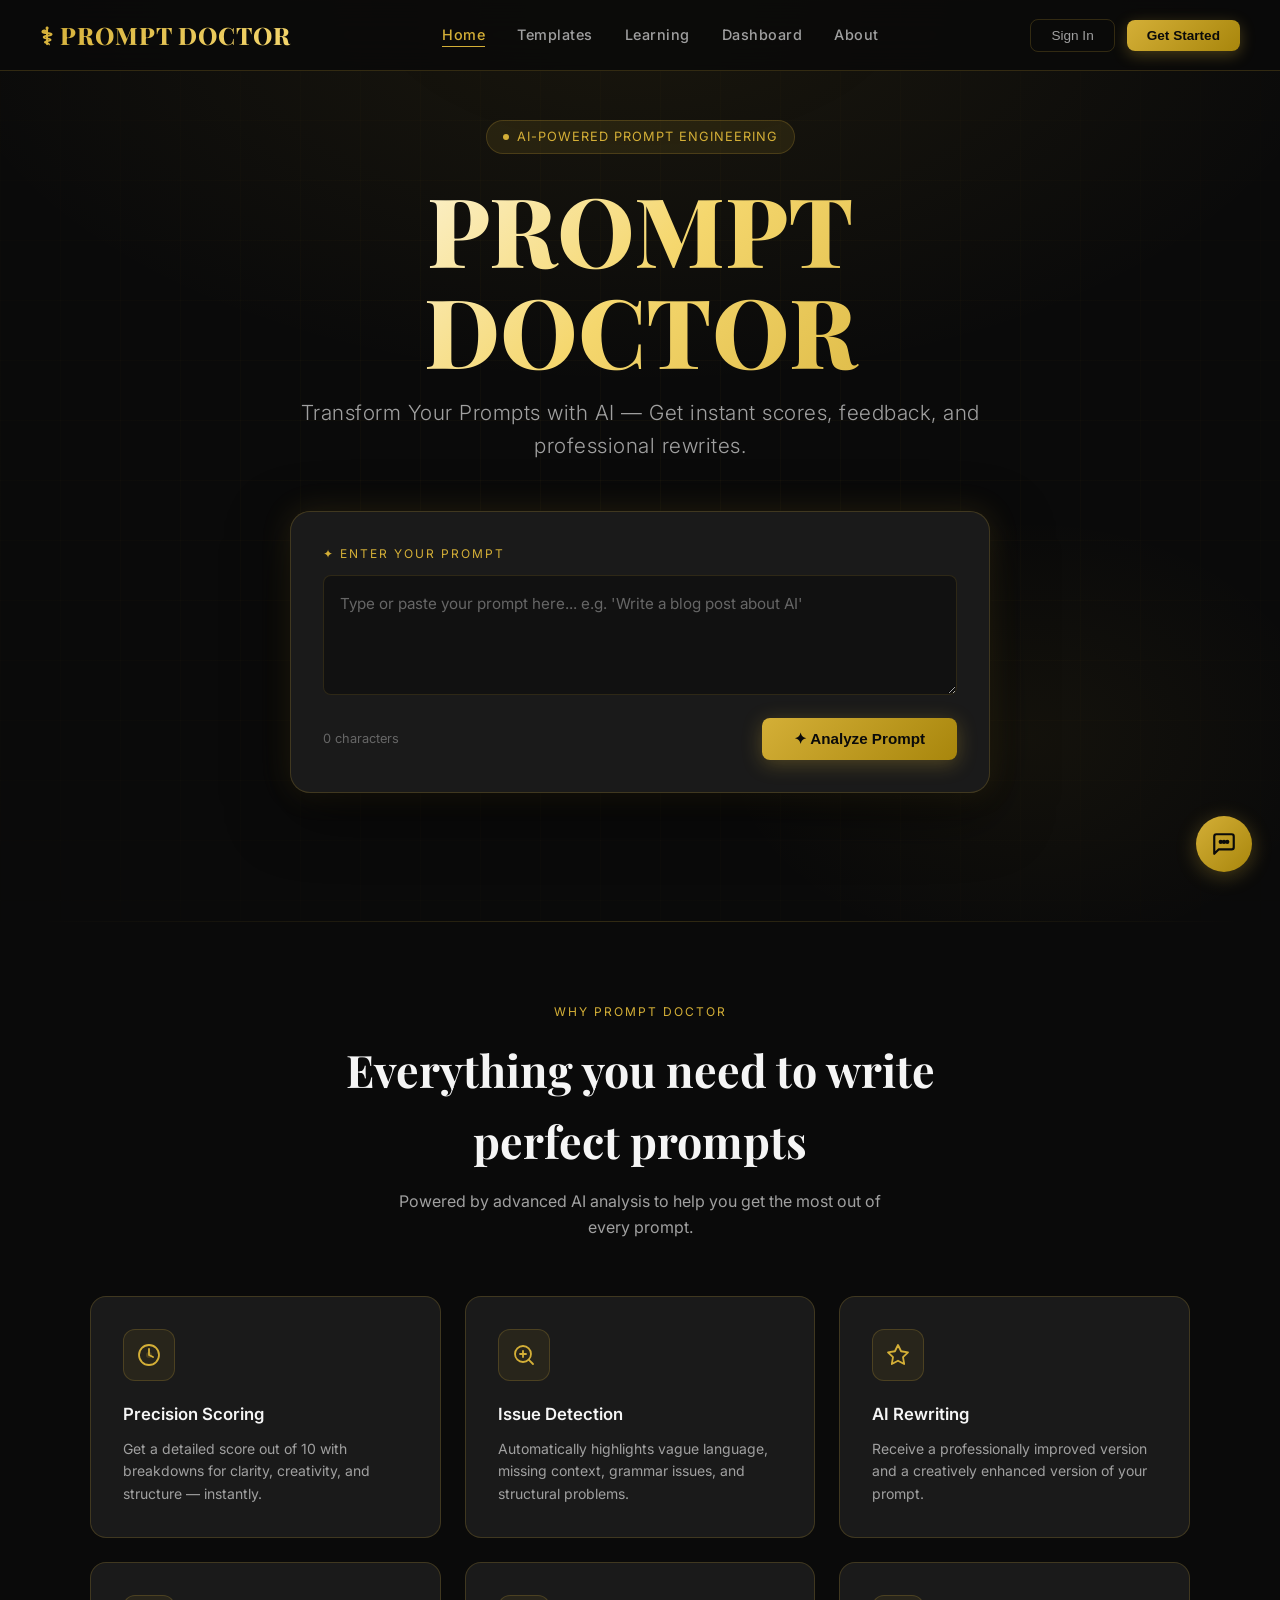
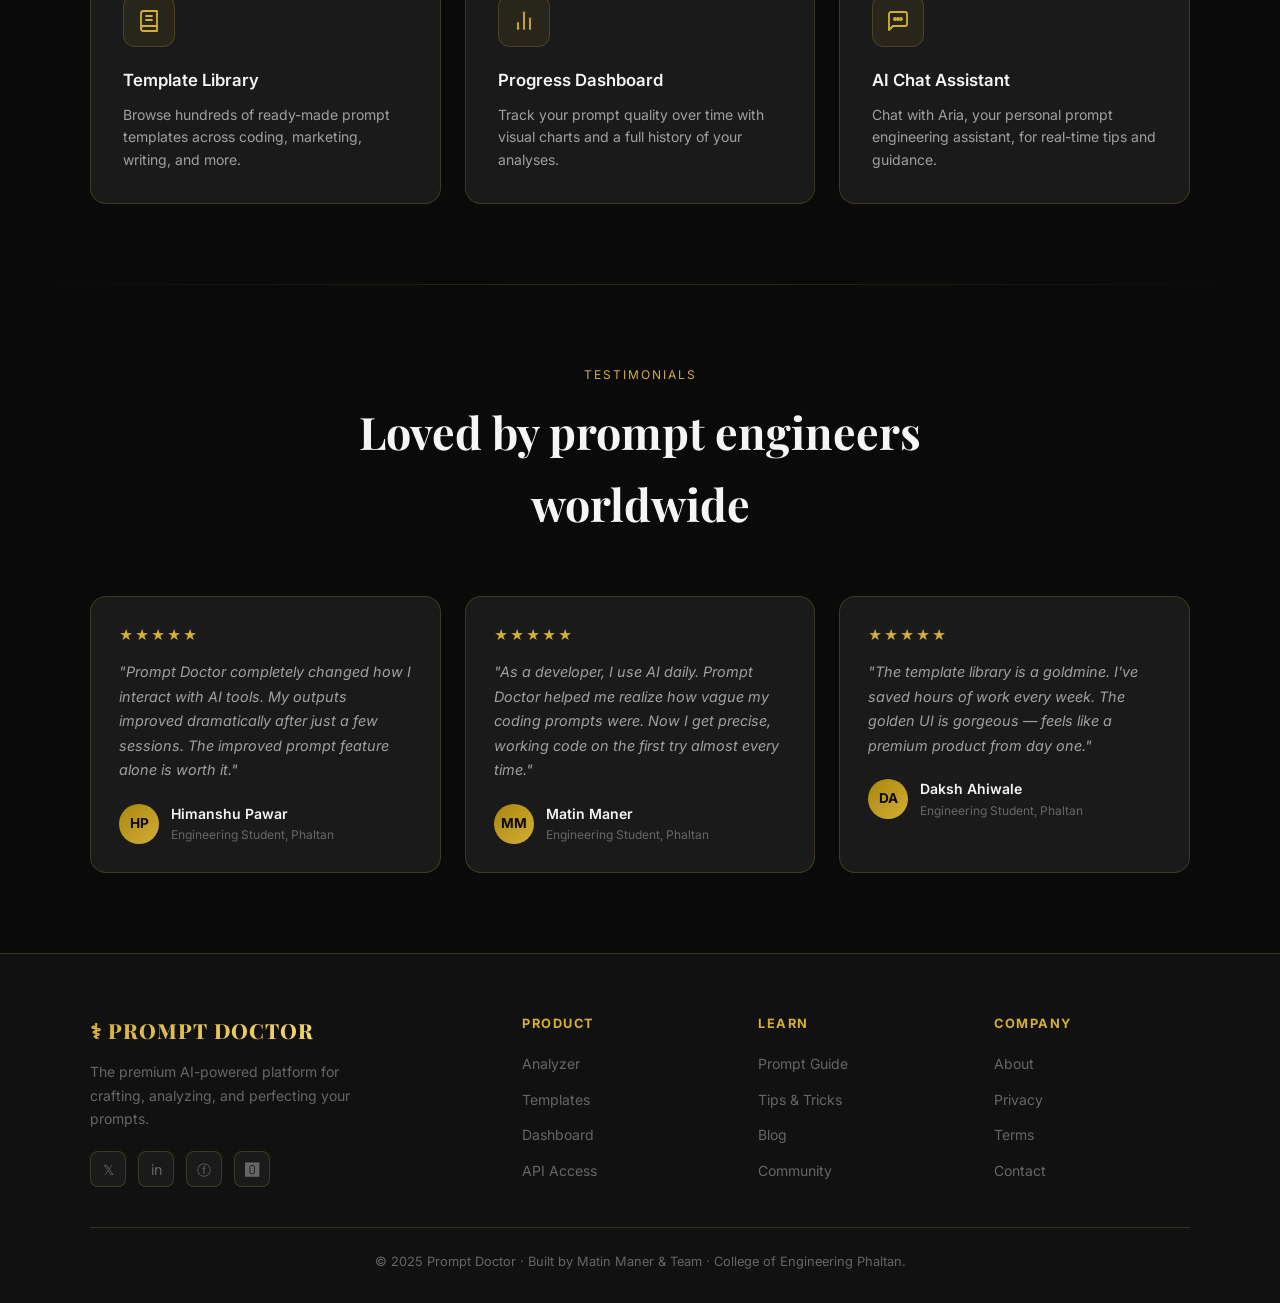
<file: index.html>
<!DOCTYPE html>
<html lang="en">
<head>
  <meta charset="UTF-8" />
  <meta name="viewport" content="width=device-width, initial-scale=1.0" />
  <title>Prompt Doctor — Transform Your Prompts with AI</title>
  <link rel="stylesheet" href="styles/main.css" />
</head>
<body class="page-transition">

<!-- Loading Overlay -->
<div class="loading-overlay">
  <div class="loading-logo">PROMPT DOCTOR</div>
  <div class="loading-bar"><div class="loading-bar-fill"></div></div>
</div>

<!-- Navbar -->
<nav class="navbar">
  <a href="index.html" class="nav-logo">⚕ PROMPT DOCTOR</a>
  <ul class="nav-links">
    <li><a href="index.html" class="active">Home</a></li>
    <li><a href="templates.html">Templates</a></li>
    <li><a href="learning.html">Learning</a></li>
    <li><a href="dashboard.html">Dashboard</a></li>
    <li><a href="about.html">About</a></li>
  </ul>
  <div class="nav-actions">
    <button class="btn-ghost">Sign In</button>
    <button class="btn-gold">Get Started</button>
    <div class="hamburger"><span></span><span></span><span></span></div>
  </div>
</nav>

<!-- Hero -->
<section class="hero">
  <div class="hero-bg"></div>
  <div class="hero-grid"></div>
  <div class="hero-content">
    <div class="hero-badge"><span></span> AI-Powered Prompt Engineering</div>
    <h1>PROMPT<br>DOCTOR</h1>
    <p class="hero-tagline">Transform Your Prompts with AI — Get instant scores, feedback, and professional rewrites.</p>

    <!-- Analyzer Box -->
    <div class="analyzer-box">
      <div class="analyzer-label">✦ Enter Your Prompt</div>
      <textarea class="analyzer-textarea" id="promptInput" placeholder="Type or paste your prompt here... e.g. 'Write a blog post about AI'"></textarea>
      <div class="analyzer-footer">
        <span class="char-count" id="charCount">0 characters</span>
        <button class="btn-analyze" id="analyzeBtn">
          <span class="btn-text">✦ Analyze Prompt</span>
          <div class="spinner"></div>
        </button>
      </div>
    </div>

    <!-- Results Panel -->
    <div class="results-panel" id="resultsPanel">
      <div class="glass-card" style="padding:28px">
        <div class="results-header">
          <span class="results-title">✦ Analysis Results</span>
          <button class="btn-ghost" style="font-size:0.8rem" onclick="document.getElementById('resultsPanel').classList.remove('visible')">✕ Close</button>
        </div>

        <div class="score-ring-wrap">
          <div class="score-ring">
            <svg viewBox="0 0 80 80" width="90" height="90">
              <circle cx="40" cy="40" r="36" fill="none" stroke="rgba(212,175,55,0.1)" stroke-width="6"/>
              <circle id="scoreCircle" cx="40" cy="40" r="36" fill="none" stroke="#D4AF37" stroke-width="6"
                stroke-dasharray="226.2" stroke-dashoffset="226.2" stroke-linecap="round"
                style="transition:stroke-dashoffset 1.2s ease"/>
            </svg>
            <div style="text-align:center">
              <div class="score-num" id="scoreNum">0</div>
              <div class="score-label">/ 10</div>
            </div>
          </div>
          <div class="score-details">
            <div class="score-item">
              <label>Clarity</label>
              <div class="score-bar"><div class="score-bar-fill" id="clarityBar" style="width:0%"></div></div>
            </div>
            <div class="score-item">
              <label>Creativity</label>
              <div class="score-bar"><div class="score-bar-fill" id="creativityBar" style="width:0%"></div></div>
            </div>
            <div class="score-item">
              <label>Structure</label>
              <div class="score-bar"><div class="score-bar-fill" id="structureBar" style="width:0%"></div></div>
            </div>
          </div>
        </div>

        <div class="result-section">
          <div class="result-section-title">⚠ Issues Found</div>
          <ul class="issues-list" id="issuesList"></ul>
        </div>

        <div class="result-section">
          <div class="result-section-title">✦ Improved Prompt</div>
          <div class="improved-prompt" style="position:relative">
            <span id="improvedText"></span>
            <button class="copy-btn" id="copyImproved">⎘ Copy</button>
          </div>
        </div>

        <div class="result-section">
          <div class="result-section-title">✨ Creative Enhanced Version</div>
          <div class="creative-prompt" style="position:relative">
            <span id="creativeText"></span>
            <button class="copy-btn" id="copyCreative">⎘ Copy</button>
          </div>
        </div>
      </div>
    </div>
  </div>
</section>

<div class="divider"></div>

<!-- Features -->
<section class="section">
  <div class="section-header">
    <div class="section-tag">Why Prompt Doctor</div>
    <h2 class="section-title">Everything you need to write<br>perfect prompts</h2>
    <p class="section-subtitle">Powered by advanced AI analysis to help you get the most out of every prompt.</p>
  </div>
  <div class="features-grid">
    <div class="feature-card">
      <div class="feature-icon">
        <svg width="24" height="24" viewBox="0 0 24 24" fill="none" stroke="#D4AF37" stroke-width="1.8" stroke-linecap="round" stroke-linejoin="round">
          <circle cx="12" cy="12" r="10"/><polyline points="12 6 12 12 16 14"/>
          <circle cx="12" cy="12" r="3" fill="rgba(212,175,55,0.2)" stroke="none"/>
        </svg>
      </div>
      <h3>Precision Scoring</h3>
      <p>Get a detailed score out of 10 with breakdowns for clarity, creativity, and structure — instantly.</p>
    </div>
    <div class="feature-card">
      <div class="feature-icon">
        <svg width="24" height="24" viewBox="0 0 24 24" fill="none" stroke="#D4AF37" stroke-width="1.8" stroke-linecap="round" stroke-linejoin="round">
          <circle cx="11" cy="11" r="8"/><line x1="21" y1="21" x2="16.65" y2="16.65"/>
          <line x1="11" y1="8" x2="11" y2="14"/><line x1="8" y1="11" x2="14" y2="11"/>
        </svg>
      </div>
      <h3>Issue Detection</h3>
      <p>Automatically highlights vague language, missing context, grammar issues, and structural problems.</p>
    </div>
    <div class="feature-card">
      <div class="feature-icon">
        <svg width="24" height="24" viewBox="0 0 24 24" fill="none" stroke="#D4AF37" stroke-width="1.8" stroke-linecap="round" stroke-linejoin="round">
          <path d="M12 2L15.09 8.26L22 9.27L17 14.14L18.18 21.02L12 17.77L5.82 21.02L7 14.14L2 9.27L8.91 8.26L12 2Z"/>
        </svg>
      </div>
      <h3>AI Rewriting</h3>
      <p>Receive a professionally improved version and a creatively enhanced version of your prompt.</p>
    </div>
    <div class="feature-card">
      <div class="feature-icon">
        <svg width="24" height="24" viewBox="0 0 24 24" fill="none" stroke="#D4AF37" stroke-width="1.8" stroke-linecap="round" stroke-linejoin="round">
          <path d="M4 19.5A2.5 2.5 0 0 1 6.5 17H20"/><path d="M6.5 2H20v20H6.5A2.5 2.5 0 0 1 4 19.5v-15A2.5 2.5 0 0 1 6.5 2z"/>
          <line x1="9" y1="7" x2="15" y2="7"/><line x1="9" y1="11" x2="15" y2="11"/>
        </svg>
      </div>
      <h3>Template Library</h3>
      <p>Browse hundreds of ready-made prompt templates across coding, marketing, writing, and more.</p>
    </div>
    <div class="feature-card">
      <div class="feature-icon">
        <svg width="24" height="24" viewBox="0 0 24 24" fill="none" stroke="#D4AF37" stroke-width="1.8" stroke-linecap="round" stroke-linejoin="round">
          <line x1="18" y1="20" x2="18" y2="10"/><line x1="12" y1="20" x2="12" y2="4"/>
          <line x1="6" y1="20" x2="6" y2="14"/><rect x="4" y="18" width="4" height="2" rx="0.5" fill="rgba(212,175,55,0.2)" stroke="none"/>
          <rect x="10" y="2" width="4" height="2" rx="0.5" fill="rgba(212,175,55,0.2)" stroke="none"/>
          <rect x="16" y="8" width="4" height="2" rx="0.5" fill="rgba(212,175,55,0.2)" stroke="none"/>
        </svg>
      </div>
      <h3>Progress Dashboard</h3>
      <p>Track your prompt quality over time with visual charts and a full history of your analyses.</p>
    </div>
    <div class="feature-card">
      <div class="feature-icon">
        <svg width="24" height="24" viewBox="0 0 24 24" fill="none" stroke="#D4AF37" stroke-width="1.8" stroke-linecap="round" stroke-linejoin="round">
          <path d="M21 15a2 2 0 0 1-2 2H7l-4 4V5a2 2 0 0 1 2-2h14a2 2 0 0 1 2 2z"/>
          <circle cx="9" cy="10" r="1" fill="#D4AF37"/><circle cx="12" cy="10" r="1" fill="#D4AF37"/><circle cx="15" cy="10" r="1" fill="#D4AF37"/>
        </svg>
      </div>
      <h3>AI Chat Assistant</h3>
      <p>Chat with Aria, your personal prompt engineering assistant, for real-time tips and guidance.</p>
    </div>
  </div>
</section>

<div class="divider"></div>

<!-- Testimonials -->
<section class="section">
  <div class="section-header">
    <div class="section-tag">Testimonials</div>
    <h2 class="section-title">Loved by prompt engineers<br>worldwide</h2>
  </div>
  <div class="testimonials-grid">
    <div class="testimonial-card">
      <div class="stars">★★★★★</div>
      <p class="testimonial-text">"Prompt Doctor completely changed how I interact with AI tools. My outputs improved dramatically after just a few sessions. The improved prompt feature alone is worth it."</p>
      <div class="testimonial-author">
        <div class="author-avatar">HP</div>
        <div><div class="author-name">Himanshu Pawar</div><div class="author-role">Engineering Student, Phaltan</div></div>
      </div>
    </div>
    <div class="testimonial-card">
      <div class="stars">★★★★★</div>
      <p class="testimonial-text">"As a developer, I use AI daily. Prompt Doctor helped me realize how vague my coding prompts were. Now I get precise, working code on the first try almost every time."</p>
      <div class="testimonial-author">
        <div class="author-avatar">MM</div>
        <div><div class="author-name">Matin Maner</div><div class="author-role">Engineering Student, Phaltan</div></div>
      </div>
    </div>
    <div class="testimonial-card">
      <div class="stars">★★★★★</div>
      <p class="testimonial-text">"The template library is a goldmine. I've saved hours of work every week. The golden UI is gorgeous — feels like a premium product from day one."</p>
      <div class="testimonial-author">
        <div class="author-avatar">DA</div>
        <div><div class="author-name">Daksh Ahiwale</div><div class="author-role">Engineering Student, Phaltan</div></div>
      </div>
    </div>
  </div>
</section>

<!-- Footer -->
<footer>
  <div class="footer-grid">
    <div class="footer-brand">
      <a href="index.html" class="nav-logo" style="font-size:1.3rem">⚕ PROMPT DOCTOR</a>
      <p>The premium AI-powered platform for crafting, analyzing, and perfecting your prompts.</p>
      <div class="social-links">
        <a href="#" class="social-link">𝕏</a>
        <a href="#" class="social-link">in</a>
        <a href="#" class="social-link">ⓕ</a>
        <a href="#" class="social-link">🅾</a>
      </div>
    </div>
    <div class="footer-col">
      <h4>Product</h4>
      <ul>
        <li><a href="index.html">Analyzer</a></li>
        <li><a href="templates.html">Templates</a></li>
        <li><a href="dashboard.html">Dashboard</a></li>
        <li><a href="#">API Access</a></li>
      </ul>
    </div>
    <div class="footer-col">
      <h4>Learn</h4>
      <ul>
        <li><a href="learning.html">Prompt Guide</a></li>
        <li><a href="learning.html">Tips & Tricks</a></li>
        <li><a href="#">Blog</a></li>
        <li><a href="#">Community</a></li>
      </ul>
    </div>
    <div class="footer-col">
      <h4>Company</h4>
      <ul>
        <li><a href="about.html">About</a></li>
        <li><a href="#">Privacy</a></li>
        <li><a href="#">Terms</a></li>
        <li><a href="#">Contact</a></li>
      </ul>
    </div>
  </div>
  <div class="footer-bottom">© 2025 Prompt Doctor · Built by Matin Maner & Team · College of Engineering Phaltan.</div>
</footer>

<!-- Chatbot -->
<button class="chatbot-btn" id="chatbotBtn" title="Chat with Aria">
  <svg width="26" height="26" viewBox="0 0 24 24" fill="none" stroke="#0A0A0A" stroke-width="2" stroke-linecap="round" stroke-linejoin="round">
    <path d="M21 15a2 2 0 0 1-2 2H7l-4 4V5a2 2 0 0 1 2-2h14a2 2 0 0 1 2 2z"/>
    <circle cx="9" cy="10" r="1" fill="#0A0A0A"/><circle cx="12" cy="10" r="1" fill="#0A0A0A"/><circle cx="15" cy="10" r="1" fill="#0A0A0A"/>
  </svg>
</button>
<div class="chatbot-window" id="chatbotWindow">
  <div class="chatbot-header">
    <div class="chatbot-header-info">
      <div class="chatbot-avatar">
        <svg width="18" height="18" viewBox="0 0 24 24" fill="none" stroke="#0A0A0A" stroke-width="2.2" stroke-linecap="round" stroke-linejoin="round">
          <rect x="3" y="11" width="18" height="10" rx="2"/><circle cx="12" cy="5" r="3"/>
          <line x1="12" y1="8" x2="12" y2="11"/><line x1="8" y1="16" x2="8" y2="16" stroke-width="3"/><line x1="12" y1="16" x2="12" y2="16" stroke-width="3"/><line x1="16" y1="16" x2="16" y2="16" stroke-width="3"/>
        </svg>
      </div>
      <div><div class="chatbot-name">Aria</div><div class="chatbot-status">● Online</div></div>
    </div>
    <button class="chatbot-close" id="chatbotClose">✕</button>
  </div>
  <div class="chatbot-messages" id="chatMessages">
    <div class="chat-msg bot"><div class="chat-bubble">Hi! I'm Aria 👋 Your AI prompt engineering assistant. Ask me anything about writing better prompts!</div></div>
  </div>
  <div class="chatbot-input-area">
    <input class="chatbot-input" id="chatbotInput" placeholder="Ask Aria anything..." />
    <button class="chatbot-send" id="chatbotSend">
      <svg width="16" height="16" viewBox="0 0 24 24" fill="none" stroke="#0A0A0A" stroke-width="2.5" stroke-linecap="round" stroke-linejoin="round">
        <line x1="22" y1="2" x2="11" y2="13"/><polygon points="22 2 15 22 11 13 2 9 22 2"/>
      </svg>
    </button>
  </div>
</div>

<div class="toast"></div>

<script src="scripts/main.js"></script>
<script src="scripts/auth.js"></script>
<script src="scripts/analyzer.js"></script>
<script src="scripts/chatbot.js"></script>
<script>
  // Reuse prompt from dashboard
  const reuse = localStorage.getItem('pd_reuse');
  if (reuse && promptInput) { promptInput.value = reuse; charCount.textContent = reuse.length + ' characters'; localStorage.removeItem('pd_reuse'); }
</script>
</body>
</html>
</file>
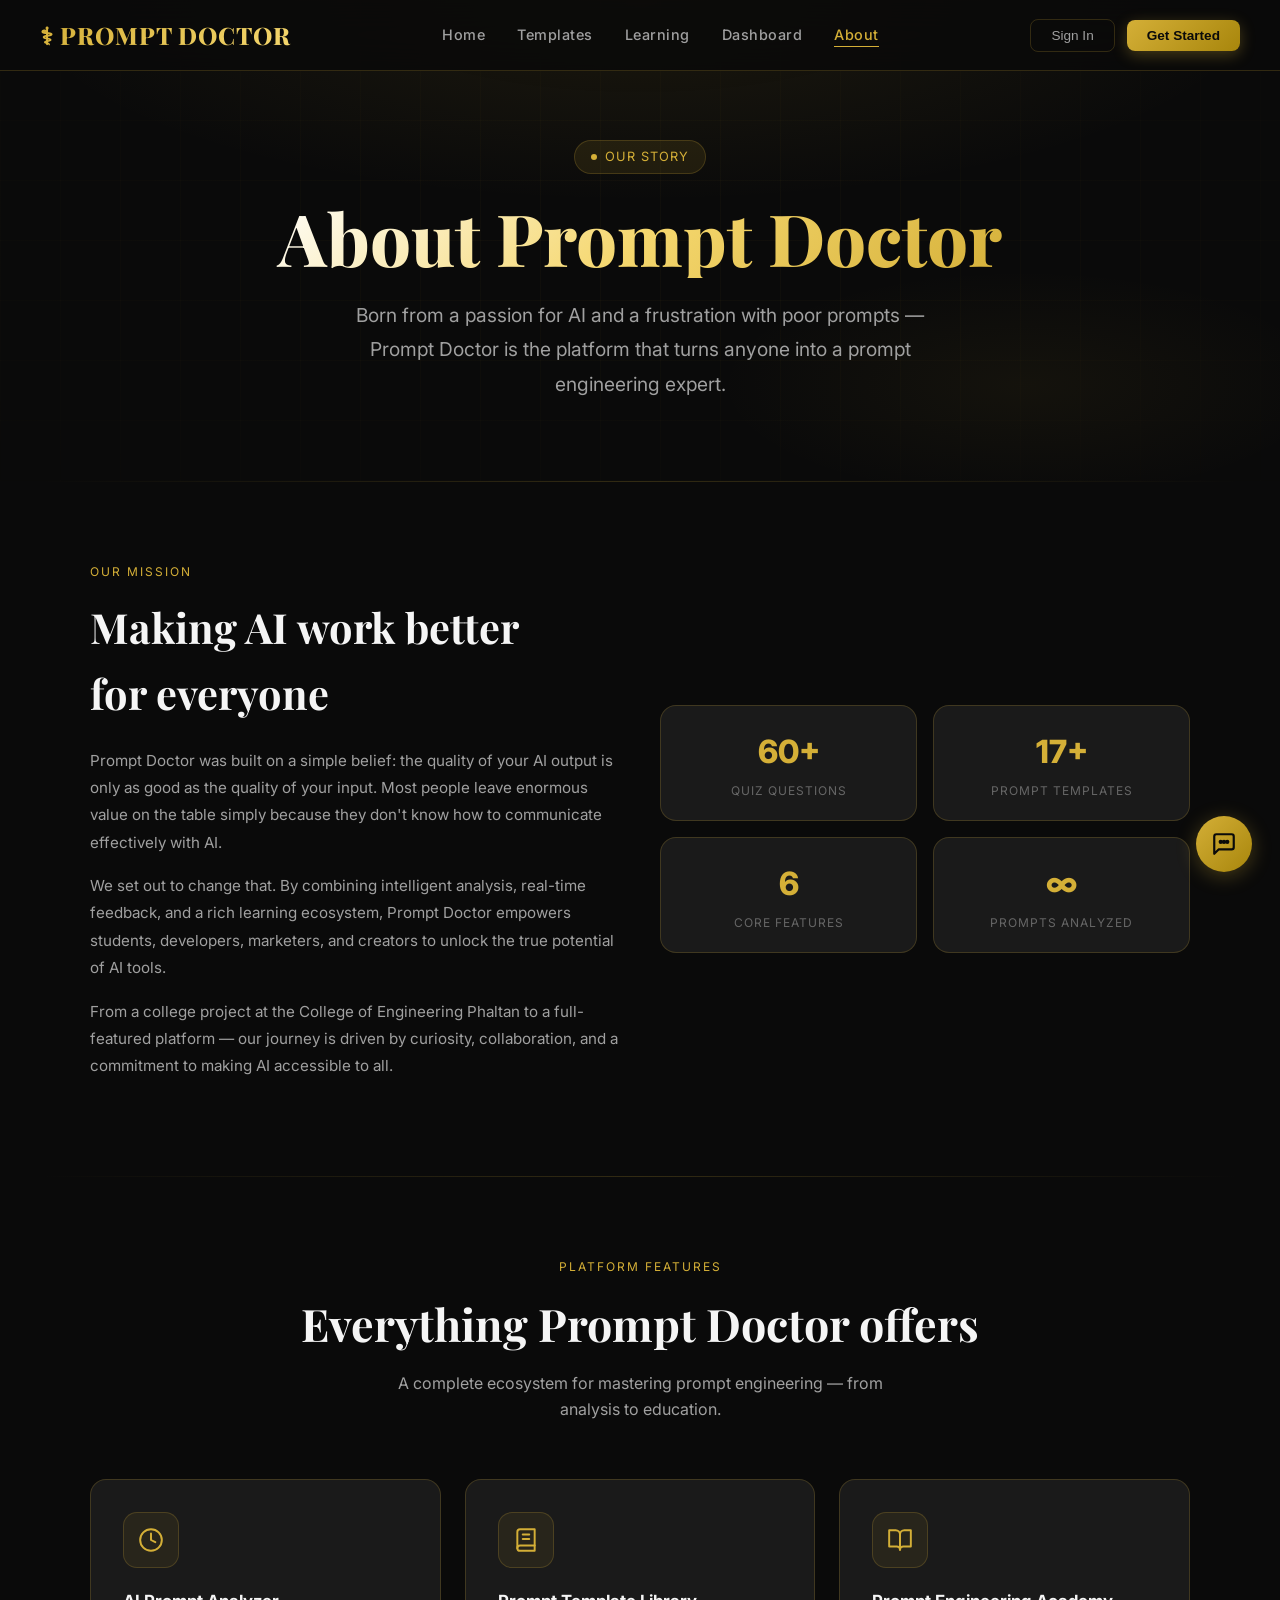
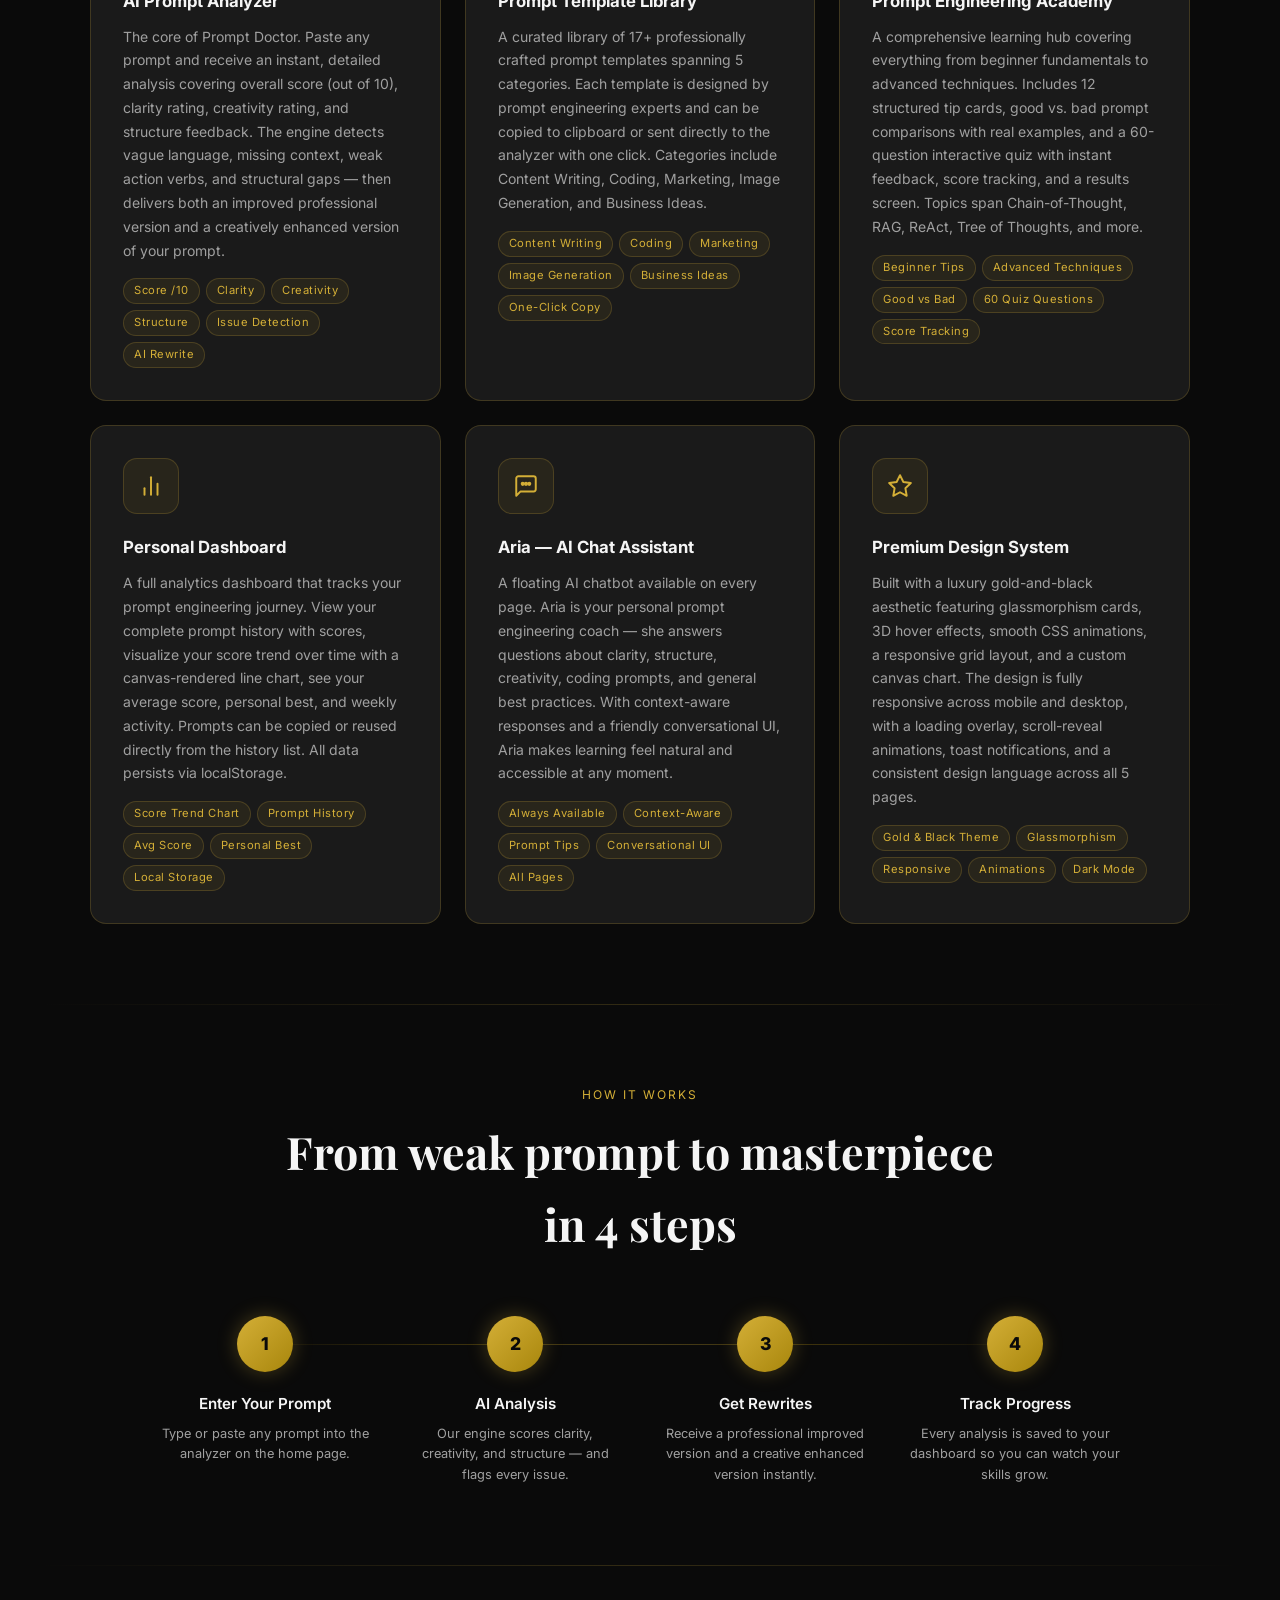
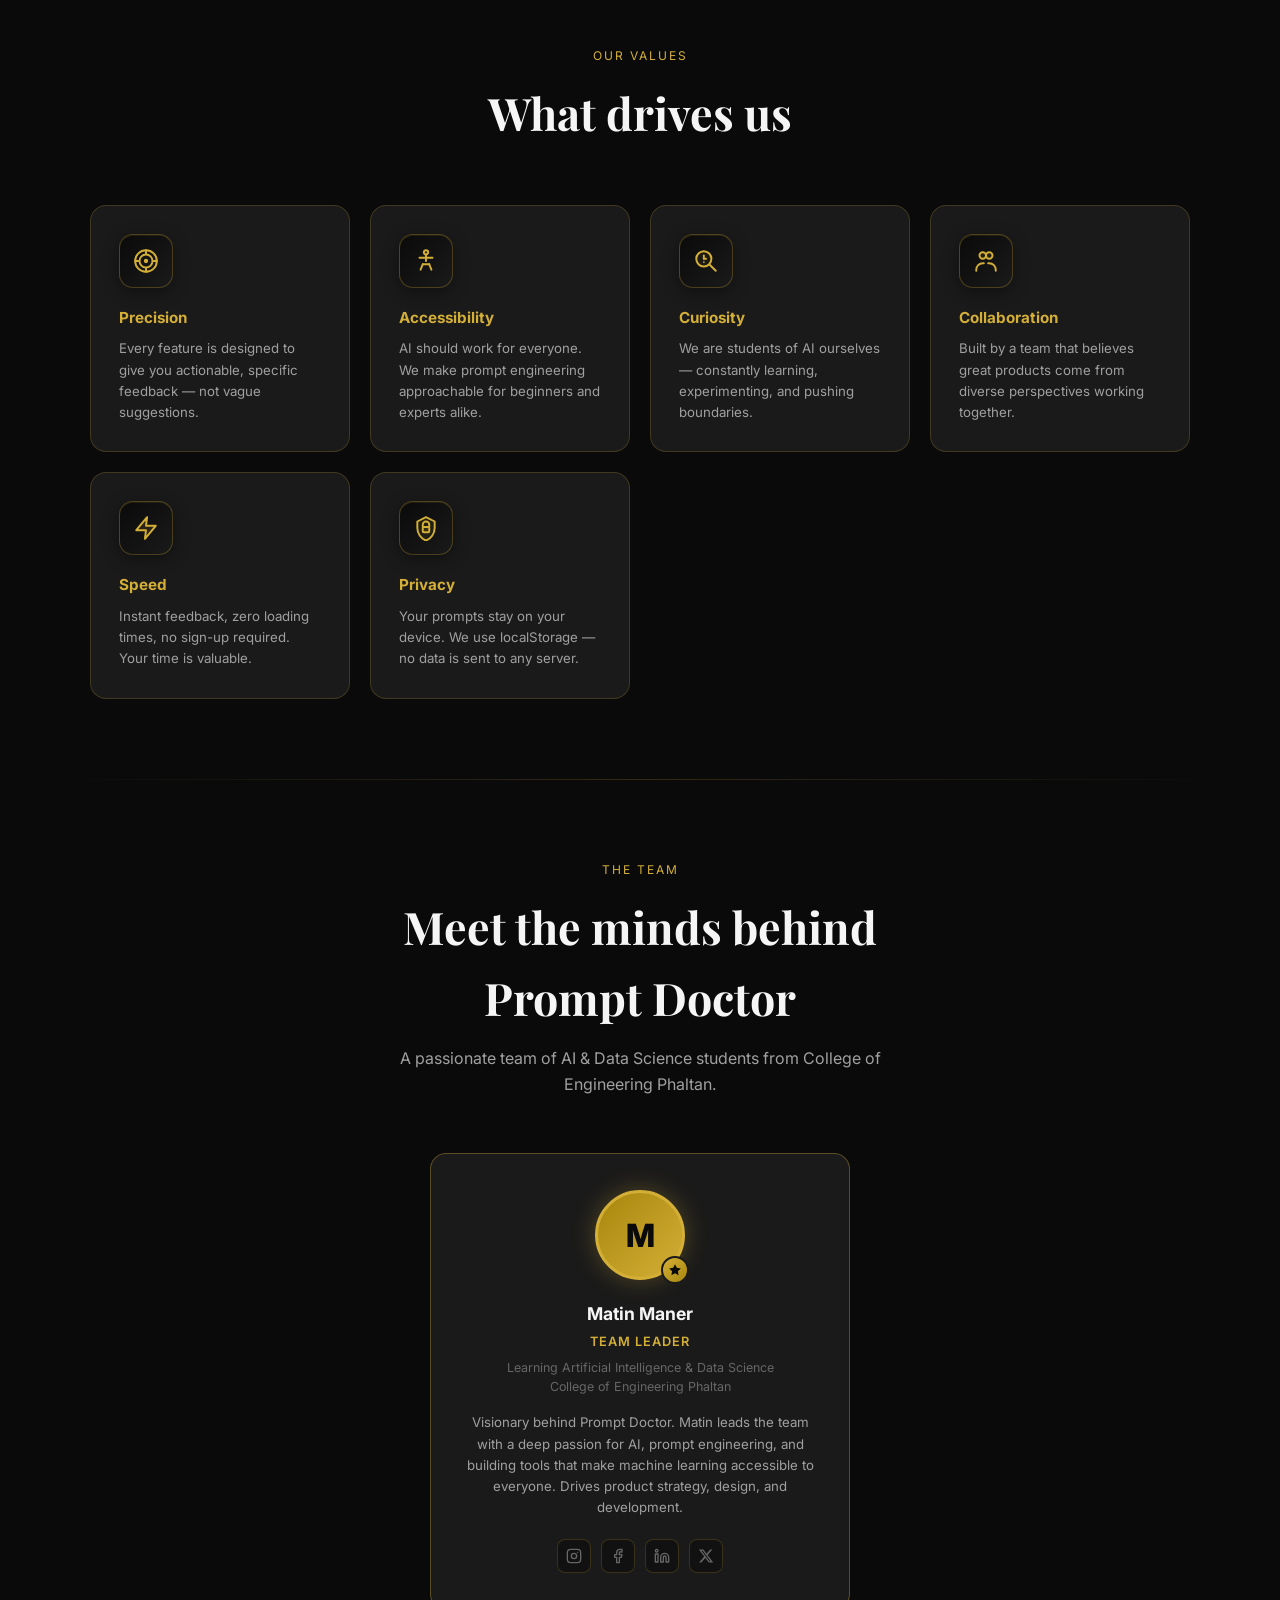
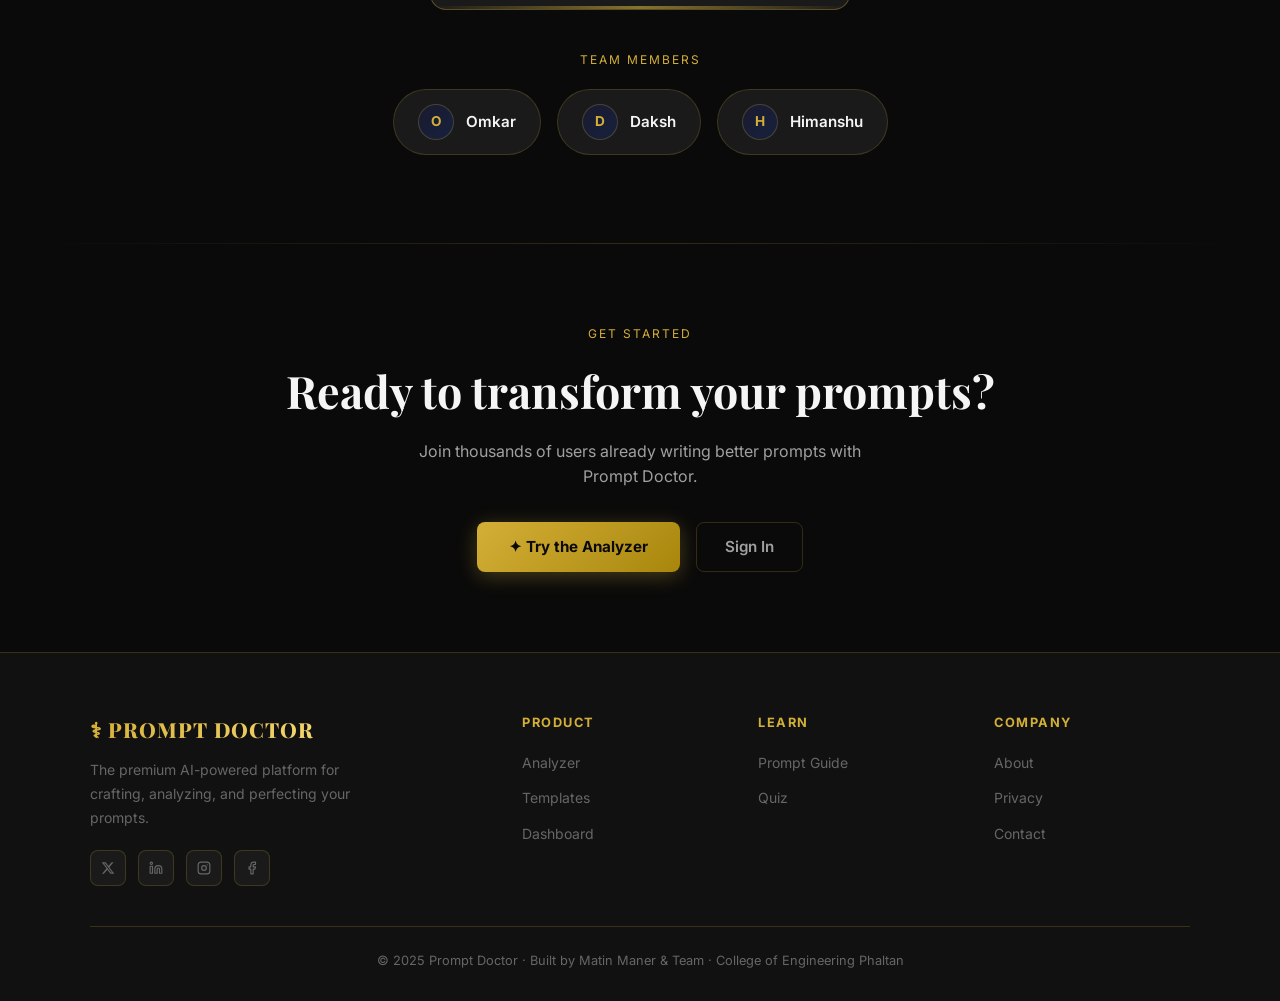
<file: about.html>
<!DOCTYPE html>
<html lang="en">
<head>
  <meta charset="UTF-8" />
  <meta name="viewport" content="width=device-width, initial-scale=1.0" />
  <title>About — Prompt Doctor</title>
  <link rel="stylesheet" href="styles/main.css" />
  <style>
    /* ── About-specific styles ── */
    .about-hero {
      padding: 140px 40px 80px;
      text-align: center;
      position: relative;
      overflow: hidden;
    }
    .about-hero-bg {
      position: absolute; inset: 0;
      background: radial-gradient(ellipse 70% 60% at 50% 0%, rgba(212,175,55,0.09) 0%, transparent 70%),
                  radial-gradient(ellipse 40% 40% at 80% 80%, rgba(212,175,55,0.05) 0%, transparent 60%);
    }
    .about-hero-grid {
      position: absolute; inset: 0;
      background-image: linear-gradient(rgba(212,175,55,0.04) 1px, transparent 1px),
                        linear-gradient(90deg, rgba(212,175,55,0.04) 1px, transparent 1px);
      background-size: 60px 60px;
      mask-image: radial-gradient(ellipse 80% 80% at 50% 50%, black 0%, transparent 100%);
    }
    .about-hero-content { position: relative; z-index: 1; max-width: 760px; margin: 0 auto; }

    /* Mission */
    .mission-grid {
      display: grid; grid-template-columns: 1fr 1fr; gap: 40px;
      max-width: 1100px; margin: 0 auto; align-items: center;
    }
    .mission-text h2 { font-family: 'Playfair Display', serif; font-size: clamp(1.8rem, 3.5vw, 2.6rem); font-weight: 700; margin-bottom: 20px; }
    .mission-text p { color: var(--text-secondary); line-height: 1.8; margin-bottom: 16px; font-size: 0.95rem; }
    .mission-stats { display: grid; grid-template-columns: 1fr 1fr; gap: 16px; }
    .mission-stat {
      padding: 20px; border-radius: var(--radius);
      background: var(--black-3); border: 1px solid var(--glass-border); text-align: center;
    }
    .mission-stat-num { font-size: 2rem; font-weight: 800; color: var(--gold); }
    .mission-stat-label { font-size: 0.75rem; color: var(--text-muted); margin-top: 4px; text-transform: uppercase; letter-spacing: 1px; }

    /* Features detail */
    .features-detail-grid {
      display: grid; grid-template-columns: repeat(auto-fit, minmax(320px, 1fr));
      gap: 24px; max-width: 1100px; margin: 0 auto;
    }
    .feature-detail-card {
      padding: 32px; border-radius: var(--radius);
      background: var(--black-3); border: 1px solid var(--glass-border);
      transition: var(--transition); position: relative; overflow: hidden;
    }
    .feature-detail-card::before {
      content: ''; position: absolute; top: 0; left: 0; right: 0; height: 2px;
      background: linear-gradient(90deg, transparent, var(--gold), transparent);
      opacity: 0; transition: var(--transition);
    }
    .feature-detail-card:hover { transform: translateY(-6px); border-color: rgba(212,175,55,0.4); box-shadow: var(--shadow-gold); }
    .feature-detail-card:hover::before { opacity: 1; }
    .fd-icon {
      width: 56px; height: 56px; border-radius: 14px;
      background: rgba(212,175,55,0.08); border: 1px solid var(--glass-border);
      display: flex; align-items: center; justify-content: center; margin-bottom: 20px;
    }
    .fd-icon svg { display: block; }
    .feature-detail-card h3 { font-size: 1.05rem; font-weight: 700; margin-bottom: 10px; }
    .feature-detail-card p { font-size: 0.875rem; color: var(--text-secondary); line-height: 1.7; margin-bottom: 16px; }
    .feature-tags { display: flex; flex-wrap: wrap; gap: 6px; }
    .feature-tag {
      font-size: 0.7rem; padding: 3px 10px; border-radius: 50px;
      background: rgba(212,175,55,0.08); border: 1px solid rgba(212,175,55,0.2);
      color: var(--gold); letter-spacing: 0.5px;
    }

    /* How it works */
    .steps-grid { display: grid; grid-template-columns: repeat(auto-fit, minmax(200px, 1fr)); gap: 0; max-width: 1000px; margin: 0 auto; position: relative; }
    .steps-grid::before {
      content: ''; position: absolute; top: 28px; left: 10%; right: 10%; height: 1px;
      background: linear-gradient(90deg, transparent, var(--gold-dark), var(--gold), var(--gold-dark), transparent);
      opacity: 0.3;
    }
    .step-item { text-align: center; padding: 0 20px; position: relative; }
    .step-num {
      width: 56px; height: 56px; border-radius: 50%; margin: 0 auto 20px;
      background: linear-gradient(135deg, var(--gold), var(--gold-dark));
      display: flex; align-items: center; justify-content: center;
      font-size: 1.1rem; font-weight: 800; color: var(--black);
      box-shadow: 0 0 20px var(--gold-glow); position: relative; z-index: 1;
    }
    .step-item h4 { font-size: 0.95rem; font-weight: 600; margin-bottom: 8px; }
    .step-item p { font-size: 0.8rem; color: var(--text-secondary); line-height: 1.6; }

    /* Team */
    .team-grid { display: grid; grid-template-columns: repeat(auto-fit, minmax(240px, 1fr)); gap: 28px; max-width: 1100px; margin: 0 auto; }

    .team-card {
      padding: 36px 28px; border-radius: var(--radius);
      background: var(--black-3); border: 1px solid var(--glass-border);
      text-align: center; transition: var(--transition); position: relative; overflow: hidden;
    }
    .team-card::after {
      content: ''; position: absolute; bottom: 0; left: 0; right: 0; height: 3px;
      background: linear-gradient(90deg, transparent, var(--gold), transparent);
      opacity: 0; transition: var(--transition);
    }
    .team-card:hover { transform: translateY(-8px); border-color: rgba(212,175,55,0.4); box-shadow: 0 20px 50px rgba(0,0,0,0.4), var(--shadow-gold); }
    .team-card:hover::after { opacity: 1; }
    .team-card.leader { border-color: rgba(212,175,55,0.35); }
    .team-card.leader::after { opacity: 0.6; }

    .team-avatar-wrap { position: relative; width: 90px; height: 90px; margin: 0 auto 20px; }
    .team-avatar {
      width: 90px; height: 90px; border-radius: 50%;
      background: linear-gradient(135deg, var(--gold-dark), var(--gold));
      display: flex; align-items: center; justify-content: center;
      font-size: 2rem; font-weight: 800; color: var(--black);
      border: 3px solid rgba(212,175,55,0.3);
    }
    .team-card.leader .team-avatar { border-color: var(--gold); box-shadow: 0 0 24px var(--gold-glow); }
    .leader-badge {
      position: absolute; bottom: -4px; right: -4px;
      background: linear-gradient(135deg, var(--gold), var(--gold-dark));
      border-radius: 50%; width: 28px; height: 28px;
      display: flex; align-items: center; justify-content: center;
      border: 2px solid var(--black-3);
    }

    .team-name { font-size: 1.1rem; font-weight: 700; margin-bottom: 4px; }
    .team-role { font-size: 0.8rem; color: var(--gold); font-weight: 600; margin-bottom: 6px; text-transform: uppercase; letter-spacing: 1px; }
    .team-college { font-size: 0.78rem; color: var(--text-muted); margin-bottom: 16px; line-height: 1.5; }
    .team-bio { font-size: 0.83rem; color: var(--text-secondary); line-height: 1.6; margin-bottom: 20px; }

    .social-row { display: flex; justify-content: center; gap: 10px; }
    .social-icon {
      width: 34px; height: 34px; border-radius: 8px;
      background: var(--black-2); border: 1px solid var(--glass-border);
      display: flex; align-items: center; justify-content: center;
      color: var(--text-muted); text-decoration: none; transition: var(--transition);
    }
    .social-icon:hover { border-color: var(--gold); color: var(--gold); transform: translateY(-2px); }
    .social-icon svg { display: block; }

    /* Values */
    .values-grid { display: grid; grid-template-columns: repeat(auto-fit, minmax(220px, 1fr)); gap: 20px; max-width: 1100px; margin: 0 auto; }
    .value-card {
      padding: 28px; border-radius: var(--radius);
      background: var(--black-3); border: 1px solid var(--glass-border);
      transition: var(--transition);
    }
    .value-card:hover { border-color: rgba(212,175,55,0.35); transform: translateY(-4px); }
    .value-icon {
      width: 54px; height: 54px; border-radius: 14px; margin-bottom: 18px;
      background: linear-gradient(135deg, #0A0A0A 0%, #1A1A1A 100%);
      border: 1px solid rgba(212,175,55,0.3);
      display: flex; align-items: center; justify-content: center;
      box-shadow: 0 4px 16px rgba(0,0,0,0.4), inset 0 1px 0 rgba(212,175,55,0.1);
      transition: var(--transition);
    }
    .value-card:hover .value-icon {
      background: linear-gradient(135deg, #1A1400 0%, #2A2000 100%);
      border-color: var(--gold);
      box-shadow: 0 6px 24px rgba(212,175,55,0.2), inset 0 1px 0 rgba(212,175,55,0.2);
    }
    .value-icon svg { display: block; }
    .value-card h4 { font-size: 0.95rem; font-weight: 700; margin-bottom: 8px; color: var(--gold); }
    .value-card p { font-size: 0.83rem; color: var(--text-secondary); line-height: 1.6; }

    @media (max-width: 900px) {
      .mission-grid { grid-template-columns: 1fr; }
      .steps-grid::before { display: none; }
      .about-hero { padding: 120px 20px 60px; }
    }
  </style>
</head>
<body class="page-transition">

<div class="loading-overlay">
  <div class="loading-logo">PROMPT DOCTOR</div>
  <div class="loading-bar"><div class="loading-bar-fill"></div></div>
</div>

<!-- Navbar -->
<nav class="navbar">
  <a href="index.html" class="nav-logo">⚕ PROMPT DOCTOR</a>
  <ul class="nav-links">
    <li><a href="index.html">Home</a></li>
    <li><a href="templates.html">Templates</a></li>
    <li><a href="learning.html">Learning</a></li>
    <li><a href="dashboard.html">Dashboard</a></li>
    <li><a href="about.html" class="active">About</a></li>
  </ul>
  <div class="nav-actions">
    <button class="btn-ghost">Sign In</button>
    <button class="btn-gold">Get Started</button>
    <div class="hamburger"><span></span><span></span><span></span></div>
  </div>
</nav>

<!-- Hero -->
<section class="about-hero">
  <div class="about-hero-bg"></div>
  <div class="about-hero-grid"></div>
  <div class="about-hero-content">
    <div class="hero-badge"><span></span> Our Story</div>
    <h1 style="font-family:'Playfair Display',serif;font-size:clamp(2.5rem,6vw,4.5rem);font-weight:800;background:linear-gradient(135deg,#fff 0%,var(--gold-light) 50%,var(--gold) 100%);-webkit-background-clip:text;-webkit-text-fill-color:transparent;margin-bottom:20px;line-height:1.1">About Prompt Doctor</h1>
    <p style="font-size:clamp(1rem,2vw,1.2rem);color:var(--text-secondary);max-width:620px;margin:0 auto;line-height:1.8">
      Born from a passion for AI and a frustration with poor prompts — Prompt Doctor is the platform that turns anyone into a prompt engineering expert.
    </p>
  </div>
</section>

<div class="divider"></div>

<!-- Mission -->
<section class="section">
  <div class="mission-grid">
    <div class="mission-text">
      <div class="section-tag">Our Mission</div>
      <h2>Making AI work better<br>for everyone</h2>
      <p>Prompt Doctor was built on a simple belief: the quality of your AI output is only as good as the quality of your input. Most people leave enormous value on the table simply because they don't know how to communicate effectively with AI.</p>
      <p>We set out to change that. By combining intelligent analysis, real-time feedback, and a rich learning ecosystem, Prompt Doctor empowers students, developers, marketers, and creators to unlock the true potential of AI tools.</p>
      <p>From a college project at the College of Engineering Phaltan to a full-featured platform — our journey is driven by curiosity, collaboration, and a commitment to making AI accessible to all.</p>
    </div>
    <div class="mission-stats">
      <div class="mission-stat"><div class="mission-stat-num">60+</div><div class="mission-stat-label">Quiz Questions</div></div>
      <div class="mission-stat"><div class="mission-stat-num">17+</div><div class="mission-stat-label">Prompt Templates</div></div>
      <div class="mission-stat"><div class="mission-stat-num">6</div><div class="mission-stat-label">Core Features</div></div>
      <div class="mission-stat"><div class="mission-stat-num">∞</div><div class="mission-stat-label">Prompts Analyzed</div></div>
    </div>
  </div>
</section>

<div class="divider"></div>

<!-- Features Detail -->
<section class="section">
  <div class="section-header">
    <div class="section-tag">Platform Features</div>
    <h2 class="section-title">Everything Prompt Doctor offers</h2>
    <p class="section-subtitle">A complete ecosystem for mastering prompt engineering — from analysis to education.</p>
  </div>
  <div class="features-detail-grid">

    <div class="feature-detail-card">
      <div class="fd-icon">
        <svg width="26" height="26" viewBox="0 0 24 24" fill="none" stroke="#D4AF37" stroke-width="1.8" stroke-linecap="round" stroke-linejoin="round">
          <circle cx="12" cy="12" r="10"/><polyline points="12 6 12 12 16 14"/>
        </svg>
      </div>
      <h3>AI Prompt Analyzer</h3>
      <p>The core of Prompt Doctor. Paste any prompt and receive an instant, detailed analysis covering overall score (out of 10), clarity rating, creativity rating, and structure feedback. The engine detects vague language, missing context, weak action verbs, and structural gaps — then delivers both an improved professional version and a creatively enhanced version of your prompt.</p>
      <div class="feature-tags">
        <span class="feature-tag">Score /10</span><span class="feature-tag">Clarity</span><span class="feature-tag">Creativity</span>
        <span class="feature-tag">Structure</span><span class="feature-tag">Issue Detection</span><span class="feature-tag">AI Rewrite</span>
      </div>
    </div>

    <div class="feature-detail-card">
      <div class="fd-icon">
        <svg width="26" height="26" viewBox="0 0 24 24" fill="none" stroke="#D4AF37" stroke-width="1.8" stroke-linecap="round" stroke-linejoin="round">
          <path d="M4 19.5A2.5 2.5 0 0 1 6.5 17H20"/><path d="M6.5 2H20v20H6.5A2.5 2.5 0 0 1 4 19.5v-15A2.5 2.5 0 0 1 6.5 2z"/>
          <line x1="9" y1="7" x2="15" y2="7"/><line x1="9" y1="11" x2="15" y2="11"/>
        </svg>
      </div>
      <h3>Prompt Template Library</h3>
      <p>A curated library of 17+ professionally crafted prompt templates spanning 5 categories. Each template is designed by prompt engineering experts and can be copied to clipboard or sent directly to the analyzer with one click. Categories include Content Writing, Coding, Marketing, Image Generation, and Business Ideas.</p>
      <div class="feature-tags">
        <span class="feature-tag">Content Writing</span><span class="feature-tag">Coding</span><span class="feature-tag">Marketing</span>
        <span class="feature-tag">Image Generation</span><span class="feature-tag">Business Ideas</span><span class="feature-tag">One-Click Copy</span>
      </div>
    </div>

    <div class="feature-detail-card">
      <div class="fd-icon">
        <svg width="26" height="26" viewBox="0 0 24 24" fill="none" stroke="#D4AF37" stroke-width="1.8" stroke-linecap="round" stroke-linejoin="round">
          <path d="M2 3h6a4 4 0 0 1 4 4v14a3 3 0 0 0-3-3H2z"/><path d="M22 3h-6a4 4 0 0 0-4 4v14a3 3 0 0 1 3-3h7z"/>
        </svg>
      </div>
      <h3>Prompt Engineering Academy</h3>
      <p>A comprehensive learning hub covering everything from beginner fundamentals to advanced techniques. Includes 12 structured tip cards, good vs. bad prompt comparisons with real examples, and a 60-question interactive quiz with instant feedback, score tracking, and a results screen. Topics span Chain-of-Thought, RAG, ReAct, Tree of Thoughts, and more.</p>
      <div class="feature-tags">
        <span class="feature-tag">Beginner Tips</span><span class="feature-tag">Advanced Techniques</span><span class="feature-tag">Good vs Bad</span>
        <span class="feature-tag">60 Quiz Questions</span><span class="feature-tag">Score Tracking</span>
      </div>
    </div>

    <div class="feature-detail-card">
      <div class="fd-icon">
        <svg width="26" height="26" viewBox="0 0 24 24" fill="none" stroke="#D4AF37" stroke-width="1.8" stroke-linecap="round" stroke-linejoin="round">
          <line x1="18" y1="20" x2="18" y2="10"/><line x1="12" y1="20" x2="12" y2="4"/><line x1="6" y1="20" x2="6" y2="14"/>
        </svg>
      </div>
      <h3>Personal Dashboard</h3>
      <p>A full analytics dashboard that tracks your prompt engineering journey. View your complete prompt history with scores, visualize your score trend over time with a canvas-rendered line chart, see your average score, personal best, and weekly activity. Prompts can be copied or reused directly from the history list. All data persists via localStorage.</p>
      <div class="feature-tags">
        <span class="feature-tag">Score Trend Chart</span><span class="feature-tag">Prompt History</span><span class="feature-tag">Avg Score</span>
        <span class="feature-tag">Personal Best</span><span class="feature-tag">Local Storage</span>
      </div>
    </div>

    <div class="feature-detail-card">
      <div class="fd-icon">
        <svg width="26" height="26" viewBox="0 0 24 24" fill="none" stroke="#D4AF37" stroke-width="1.8" stroke-linecap="round" stroke-linejoin="round">
          <path d="M21 15a2 2 0 0 1-2 2H7l-4 4V5a2 2 0 0 1 2-2h14a2 2 0 0 1 2 2z"/>
          <circle cx="9" cy="10" r="1" fill="#D4AF37"/><circle cx="12" cy="10" r="1" fill="#D4AF37"/><circle cx="15" cy="10" r="1" fill="#D4AF37"/>
        </svg>
      </div>
      <h3>Aria — AI Chat Assistant</h3>
      <p>A floating AI chatbot available on every page. Aria is your personal prompt engineering coach — she answers questions about clarity, structure, creativity, coding prompts, and general best practices. With context-aware responses and a friendly conversational UI, Aria makes learning feel natural and accessible at any moment.</p>
      <div class="feature-tags">
        <span class="feature-tag">Always Available</span><span class="feature-tag">Context-Aware</span><span class="feature-tag">Prompt Tips</span>
        <span class="feature-tag">Conversational UI</span><span class="feature-tag">All Pages</span>
      </div>
    </div>

    <div class="feature-detail-card">
      <div class="fd-icon">
        <svg width="26" height="26" viewBox="0 0 24 24" fill="none" stroke="#D4AF37" stroke-width="1.8" stroke-linecap="round" stroke-linejoin="round">
          <polygon points="12 2 15.09 8.26 22 9.27 17 14.14 18.18 21.02 12 17.77 5.82 21.02 7 14.14 2 9.27 8.91 8.26 12 2"/>
        </svg>
      </div>
      <h3>Premium Design System</h3>
      <p>Built with a luxury gold-and-black aesthetic featuring glassmorphism cards, 3D hover effects, smooth CSS animations, a responsive grid layout, and a custom canvas chart. The design is fully responsive across mobile and desktop, with a loading overlay, scroll-reveal animations, toast notifications, and a consistent design language across all 5 pages.</p>
      <div class="feature-tags">
        <span class="feature-tag">Gold & Black Theme</span><span class="feature-tag">Glassmorphism</span><span class="feature-tag">Responsive</span>
        <span class="feature-tag">Animations</span><span class="feature-tag">Dark Mode</span>
      </div>
    </div>

  </div>
</section>

<div class="divider"></div>

<!-- How It Works -->
<section class="section">
  <div class="section-header">
    <div class="section-tag">How It Works</div>
    <h2 class="section-title">From weak prompt to masterpiece<br>in 4 steps</h2>
  </div>
  <div class="steps-grid">
    <div class="step-item">
      <div class="step-num">1</div>
      <h4>Enter Your Prompt</h4>
      <p>Type or paste any prompt into the analyzer on the home page.</p>
    </div>
    <div class="step-item">
      <div class="step-num">2</div>
      <h4>AI Analysis</h4>
      <p>Our engine scores clarity, creativity, and structure — and flags every issue.</p>
    </div>
    <div class="step-item">
      <div class="step-num">3</div>
      <h4>Get Rewrites</h4>
      <p>Receive a professional improved version and a creative enhanced version instantly.</p>
    </div>
    <div class="step-item">
      <div class="step-num">4</div>
      <h4>Track Progress</h4>
      <p>Every analysis is saved to your dashboard so you can watch your skills grow.</p>
    </div>
  </div>
</section>

<div class="divider"></div>

<!-- Values -->
<section class="section">
  <div class="section-header">
    <div class="section-tag">Our Values</div>
    <h2 class="section-title">What drives us</h2>
  </div>
  <div class="values-grid">
    <div class="value-card">
      <div class="value-icon">
        <!-- Precision: crosshair target -->
        <svg width="26" height="26" viewBox="0 0 24 24" fill="none" stroke="#D4AF37" stroke-width="1.8" stroke-linecap="round" stroke-linejoin="round">
          <circle cx="12" cy="12" r="10"/>
          <circle cx="12" cy="12" r="6"/>
          <circle cx="12" cy="12" r="2" fill="#D4AF37" stroke="none"/>
          <line x1="12" y1="2" x2="12" y2="5"/>
          <line x1="12" y1="19" x2="12" y2="22"/>
          <line x1="2" y1="12" x2="5" y2="12"/>
          <line x1="19" y1="12" x2="22" y2="12"/>
        </svg>
      </div>
      <h4>Precision</h4>
      <p>Every feature is designed to give you actionable, specific feedback — not vague suggestions.</p>
    </div>
    <div class="value-card">
      <div class="value-icon">
        <!-- Accessibility: universal access person -->
        <svg width="26" height="26" viewBox="0 0 24 24" fill="none" stroke="#D4AF37" stroke-width="1.8" stroke-linecap="round" stroke-linejoin="round">
          <circle cx="12" cy="4" r="2" fill="rgba(212,175,55,0.15)"/>
          <path d="M12 6v6"/>
          <path d="M6 9h12"/>
          <path d="M9 15l-2 5"/>
          <path d="M15 15l2 5"/>
          <path d="M9 15h6"/>
        </svg>
      </div>
      <h4>Accessibility</h4>
      <p>AI should work for everyone. We make prompt engineering approachable for beginners and experts alike.</p>
    </div>
    <div class="value-card">
      <div class="value-icon">
        <!-- Curiosity: magnifier with spark -->
        <svg width="26" height="26" viewBox="0 0 24 24" fill="none" stroke="#D4AF37" stroke-width="1.8" stroke-linecap="round" stroke-linejoin="round">
          <circle cx="10" cy="10" r="7" fill="rgba(212,175,55,0.06)"/>
          <line x1="21" y1="21" x2="15.65" y2="15.65"/>
          <line x1="10" y1="7" x2="10" y2="10"/>
          <line x1="10" y1="10" x2="12" y2="10"/>
          <circle cx="10" cy="13" r="0.8" fill="#D4AF37" stroke="none"/>
        </svg>
      </div>
      <h4>Curiosity</h4>
      <p>We are students of AI ourselves — constantly learning, experimenting, and pushing boundaries.</p>
    </div>
    <div class="value-card">
      <div class="value-icon">
        <!-- Collaboration: two interlocked rings / people -->
        <svg width="26" height="26" viewBox="0 0 24 24" fill="none" stroke="#D4AF37" stroke-width="1.8" stroke-linecap="round" stroke-linejoin="round">
          <circle cx="9" cy="7" r="3" fill="rgba(212,175,55,0.08)"/>
          <circle cx="15" cy="7" r="3" fill="rgba(212,175,55,0.08)"/>
          <path d="M3 21v-1a6 6 0 0 1 6-6h1"/>
          <path d="M14 14h1a6 6 0 0 1 6 6v1"/>
        </svg>
      </div>
      <h4>Collaboration</h4>
      <p>Built by a team that believes great products come from diverse perspectives working together.</p>
    </div>
    <div class="value-card">
      <div class="value-icon">
        <!-- Speed: lightning bolt with motion lines -->
        <svg width="26" height="26" viewBox="0 0 24 24" fill="none" stroke="#D4AF37" stroke-width="1.8" stroke-linecap="round" stroke-linejoin="round">
          <polygon points="13 2 3 14 12 14 11 22 21 10 12 10 13 2" fill="rgba(212,175,55,0.12)" stroke="#D4AF37"/>
        </svg>
      </div>
      <h4>Speed</h4>
      <p>Instant feedback, zero loading times, no sign-up required. Your time is valuable.</p>
    </div>
    <div class="value-card">
      <div class="value-icon">
        <!-- Privacy: shield with lock -->
        <svg width="26" height="26" viewBox="0 0 24 24" fill="none" stroke="#D4AF37" stroke-width="1.8" stroke-linecap="round" stroke-linejoin="round">
          <path d="M12 2L4 6v6c0 5.25 3.5 10.15 8 11.5C16.5 22.15 20 17.25 20 12V6L12 2z" fill="rgba(212,175,55,0.08)"/>
          <rect x="9" y="11" width="6" height="5" rx="1" fill="rgba(212,175,55,0.1)"/>
          <path d="M9 11V9a3 3 0 0 1 6 0v2"/>
        </svg>
      </div>
      <h4>Privacy</h4>
      <p>Your prompts stay on your device. We use localStorage — no data is sent to any server.</p>
    </div>
  </div>
</section>

<div class="divider"></div>

<!-- Team -->
<section class="section">
  <div class="section-header">
    <div class="section-tag">The Team</div>
    <h2 class="section-title">Meet the minds behind<br>Prompt Doctor</h2>
    <p class="section-subtitle">A passionate team of AI & Data Science students from College of Engineering Phaltan.</p>
  </div>
  <!-- Leader card — centered, max-width constrained -->
  <div style="display:flex;justify-content:center;margin-bottom:40px">
    <div class="team-card leader" style="max-width:420px;width:100%">
      <div class="team-avatar-wrap">
        <div class="team-avatar">M</div>
        <div class="leader-badge">
          <svg width="14" height="14" viewBox="0 0 24 24" fill="#0A0A0A" stroke="none">
            <polygon points="12 2 15.09 8.26 22 9.27 17 14.14 18.18 21.02 12 17.77 5.82 21.02 7 14.14 2 9.27 8.91 8.26 12 2"/>
          </svg>
        </div>
      </div>
      <div class="team-name">Matin Maner</div>
      <div class="team-role">Team Leader</div>
      <div class="team-college">
        Learning Artificial Intelligence &amp; Data Science<br>
        College of Engineering Phaltan
      </div>
      <div class="team-bio">Visionary behind Prompt Doctor. Matin leads the team with a deep passion for AI, prompt engineering, and building tools that make machine learning accessible to everyone. Drives product strategy, design, and development.</div>
      <div class="social-row">
        <a href="#" class="social-icon" title="Instagram" aria-label="Instagram">
          <svg width="16" height="16" viewBox="0 0 24 24" fill="none" stroke="currentColor" stroke-width="2" stroke-linecap="round" stroke-linejoin="round">
            <rect x="2" y="2" width="20" height="20" rx="5"/><circle cx="12" cy="12" r="4"/>
            <circle cx="17.5" cy="6.5" r="1" fill="currentColor" stroke="none"/>
          </svg>
        </a>
        <a href="#" class="social-icon" title="Facebook" aria-label="Facebook">
          <svg width="16" height="16" viewBox="0 0 24 24" fill="none" stroke="currentColor" stroke-width="2" stroke-linecap="round" stroke-linejoin="round">
            <path d="M18 2h-3a5 5 0 0 0-5 5v3H7v4h3v8h4v-8h3l1-4h-4V7a1 1 0 0 1 1-1h3z"/>
          </svg>
        </a>
        <a href="#" class="social-icon" title="LinkedIn" aria-label="LinkedIn">
          <svg width="16" height="16" viewBox="0 0 24 24" fill="none" stroke="currentColor" stroke-width="2" stroke-linecap="round" stroke-linejoin="round">
            <path d="M16 8a6 6 0 0 1 6 6v7h-4v-7a2 2 0 0 0-2-2 2 2 0 0 0-2 2v7h-4v-7a6 6 0 0 1 6-6z"/>
            <rect x="2" y="9" width="4" height="12"/><circle cx="4" cy="4" r="2"/>
          </svg>
        </a>
        <a href="#" class="social-icon" title="X" aria-label="X">
          <svg width="16" height="16" viewBox="0 0 24 24" fill="currentColor" stroke="none">
            <path d="M18.244 2.25h3.308l-7.227 8.26 8.502 11.24H16.17l-5.214-6.817L4.99 21.75H1.68l7.73-8.835L1.254 2.25H8.08l4.713 6.231zm-1.161 17.52h1.833L7.084 4.126H5.117z"/>
          </svg>
        </a>
      </div>
    </div>
  </div>

  <!-- Team members — name pills below leader card -->
  <div style="text-align:center;margin-bottom:8px">
    <div style="font-size:0.75rem;text-transform:uppercase;letter-spacing:2px;color:var(--gold);margin-bottom:20px">Team Members</div>
    <div style="display:flex;justify-content:center;gap:16px;flex-wrap:wrap">
      <div style="display:flex;align-items:center;gap:12px;padding:14px 24px;background:var(--black-3);border:1px solid var(--glass-border);border-radius:50px;transition:var(--transition)" onmouseover="this.style.borderColor='rgba(212,175,55,0.4)'" onmouseout="this.style.borderColor='var(--glass-border)'">
        <div style="width:36px;height:36px;border-radius:50%;background:linear-gradient(135deg,#1a1a2e,#16213e);border:1px solid rgba(212,175,55,0.25);display:flex;align-items:center;justify-content:center;font-weight:700;font-size:0.85rem;color:var(--gold)">O</div>
        <span style="font-size:0.95rem;font-weight:600">Omkar</span>
      </div>
      <div style="display:flex;align-items:center;gap:12px;padding:14px 24px;background:var(--black-3);border:1px solid var(--glass-border);border-radius:50px;transition:var(--transition)" onmouseover="this.style.borderColor='rgba(212,175,55,0.4)'" onmouseout="this.style.borderColor='var(--glass-border)'">
        <div style="width:36px;height:36px;border-radius:50%;background:linear-gradient(135deg,#1a1a2e,#16213e);border:1px solid rgba(212,175,55,0.25);display:flex;align-items:center;justify-content:center;font-weight:700;font-size:0.85rem;color:var(--gold)">D</div>
        <span style="font-size:0.95rem;font-weight:600">Daksh</span>
      </div>
      <div style="display:flex;align-items:center;gap:12px;padding:14px 24px;background:var(--black-3);border:1px solid var(--glass-border);border-radius:50px;transition:var(--transition)" onmouseover="this.style.borderColor='rgba(212,175,55,0.4)'" onmouseout="this.style.borderColor='var(--glass-border)'">
        <div style="width:36px;height:36px;border-radius:50%;background:linear-gradient(135deg,#1a1a2e,#16213e);border:1px solid rgba(212,175,55,0.25);display:flex;align-items:center;justify-content:center;font-weight:700;font-size:0.85rem;color:var(--gold)">H</div>
        <span style="font-size:0.95rem;font-weight:600">Himanshu</span>
      </div>
    </div>
  </div>
</section>

<div class="divider"></div>

<!-- CTA -->
<section class="section" style="text-align:center">
  <div class="section-header" style="margin-bottom:32px">
    <div class="section-tag">Get Started</div>
    <h2 class="section-title">Ready to transform your prompts?</h2>
    <p class="section-subtitle">Join thousands of users already writing better prompts with Prompt Doctor.</p>
  </div>
  <div style="display:flex;gap:16px;justify-content:center;flex-wrap:wrap">
    <a href="index.html" class="btn-analyze" style="text-decoration:none;display:inline-flex">
      <span class="btn-text">✦ Try the Analyzer</span>
    </a>
    <a href="learning.html" class="btn-ghost" style="text-decoration:none;display:inline-flex;align-items:center;padding:12px 28px;border-radius:8px;font-size:0.95rem;font-weight:600">
      Start Learning →
    </a>
  </div>
</section>

<!-- Footer -->
<footer>
  <div class="footer-grid">
    <div class="footer-brand">
      <a href="index.html" class="nav-logo" style="font-size:1.3rem">⚕ PROMPT DOCTOR</a>
      <p>The premium AI-powered platform for crafting, analyzing, and perfecting your prompts.</p>
      <div class="social-links">
        <a href="#" class="social-link" title="X">
          <svg width="14" height="14" viewBox="0 0 24 24" fill="currentColor"><path d="M18.244 2.25h3.308l-7.227 8.26 8.502 11.24H16.17l-5.214-6.817L4.99 21.75H1.68l7.73-8.835L1.254 2.25H8.08l4.713 6.231zm-1.161 17.52h1.833L7.084 4.126H5.117z"/></svg>
        </a>
        <a href="#" class="social-link" title="LinkedIn">
          <svg width="14" height="14" viewBox="0 0 24 24" fill="none" stroke="currentColor" stroke-width="2" stroke-linecap="round" stroke-linejoin="round"><path d="M16 8a6 6 0 0 1 6 6v7h-4v-7a2 2 0 0 0-2-2 2 2 0 0 0-2 2v7h-4v-7a6 6 0 0 1 6-6z"/><rect x="2" y="9" width="4" height="12"/><circle cx="4" cy="4" r="2"/></svg>
        </a>
        <a href="#" class="social-link" title="Instagram">
          <svg width="14" height="14" viewBox="0 0 24 24" fill="none" stroke="currentColor" stroke-width="2" stroke-linecap="round" stroke-linejoin="round"><rect x="2" y="2" width="20" height="20" rx="5"/><circle cx="12" cy="12" r="4"/><circle cx="17.5" cy="6.5" r="1" fill="currentColor" stroke="none"/></svg>
        </a>
        <a href="#" class="social-link" title="Facebook">
          <svg width="14" height="14" viewBox="0 0 24 24" fill="none" stroke="currentColor" stroke-width="2" stroke-linecap="round" stroke-linejoin="round"><path d="M18 2h-3a5 5 0 0 0-5 5v3H7v4h3v8h4v-8h3l1-4h-4V7a1 1 0 0 1 1-1h3z"/></svg>
        </a>
      </div>
    </div>
    <div class="footer-col"><h4>Product</h4><ul><li><a href="index.html">Analyzer</a></li><li><a href="templates.html">Templates</a></li><li><a href="dashboard.html">Dashboard</a></li></ul></div>
    <div class="footer-col"><h4>Learn</h4><ul><li><a href="learning.html">Prompt Guide</a></li><li><a href="learning.html">Quiz</a></li></ul></div>
    <div class="footer-col"><h4>Company</h4><ul><li><a href="about.html">About</a></li><li><a href="#">Privacy</a></li><li><a href="#">Contact</a></li></ul></div>
  </div>
  <div class="footer-bottom">© 2025 Prompt Doctor · Built by Matin Maner &amp; Team · College of Engineering Phaltan</div>
</footer>

<!-- Chatbot -->
<button class="chatbot-btn" id="chatbotBtn" title="Chat with Aria">
  <svg width="26" height="26" viewBox="0 0 24 24" fill="none" stroke="#0A0A0A" stroke-width="2" stroke-linecap="round" stroke-linejoin="round">
    <path d="M21 15a2 2 0 0 1-2 2H7l-4 4V5a2 2 0 0 1 2-2h14a2 2 0 0 1 2 2z"/>
    <circle cx="9" cy="10" r="1" fill="#0A0A0A"/><circle cx="12" cy="10" r="1" fill="#0A0A0A"/><circle cx="15" cy="10" r="1" fill="#0A0A0A"/>
  </svg>
</button>
<div class="chatbot-window" id="chatbotWindow">
  <div class="chatbot-header">
    <div class="chatbot-header-info">
      <div class="chatbot-avatar">
        <svg width="18" height="18" viewBox="0 0 24 24" fill="none" stroke="#0A0A0A" stroke-width="2.2" stroke-linecap="round" stroke-linejoin="round">
          <rect x="3" y="11" width="18" height="10" rx="2"/><circle cx="12" cy="5" r="3"/>
          <line x1="12" y1="8" x2="12" y2="11"/><line x1="8" y1="16" x2="8" y2="16" stroke-width="3"/><line x1="12" y1="16" x2="12" y2="16" stroke-width="3"/><line x1="16" y1="16" x2="16" y2="16" stroke-width="3"/>
        </svg>
      </div>
      <div><div class="chatbot-name">Aria</div><div class="chatbot-status">● Online</div></div>
    </div>
    <button class="chatbot-close" id="chatbotClose">✕</button>
  </div>
  <div class="chatbot-messages" id="chatMessages">
    <div class="chat-msg bot"><div class="chat-bubble">Want to know more about Prompt Doctor or the team? Just ask!</div></div>
  </div>
  <div class="chatbot-input-area">
    <input class="chatbot-input" id="chatbotInput" placeholder="Ask Aria anything..." />
    <button class="chatbot-send" id="chatbotSend">
      <svg width="16" height="16" viewBox="0 0 24 24" fill="none" stroke="#0A0A0A" stroke-width="2.5" stroke-linecap="round" stroke-linejoin="round">
        <line x1="22" y1="2" x2="11" y2="13"/><polygon points="22 2 15 22 11 13 2 9 22 2"/>
      </svg>
    </button>
  </div>
</div>

<div class="toast"></div>
<script src="scripts/main.js"></script>
<script src="scripts/auth.js"></script>
<script src="scripts/chatbot.js"></script>
</body>
</html>
</file>
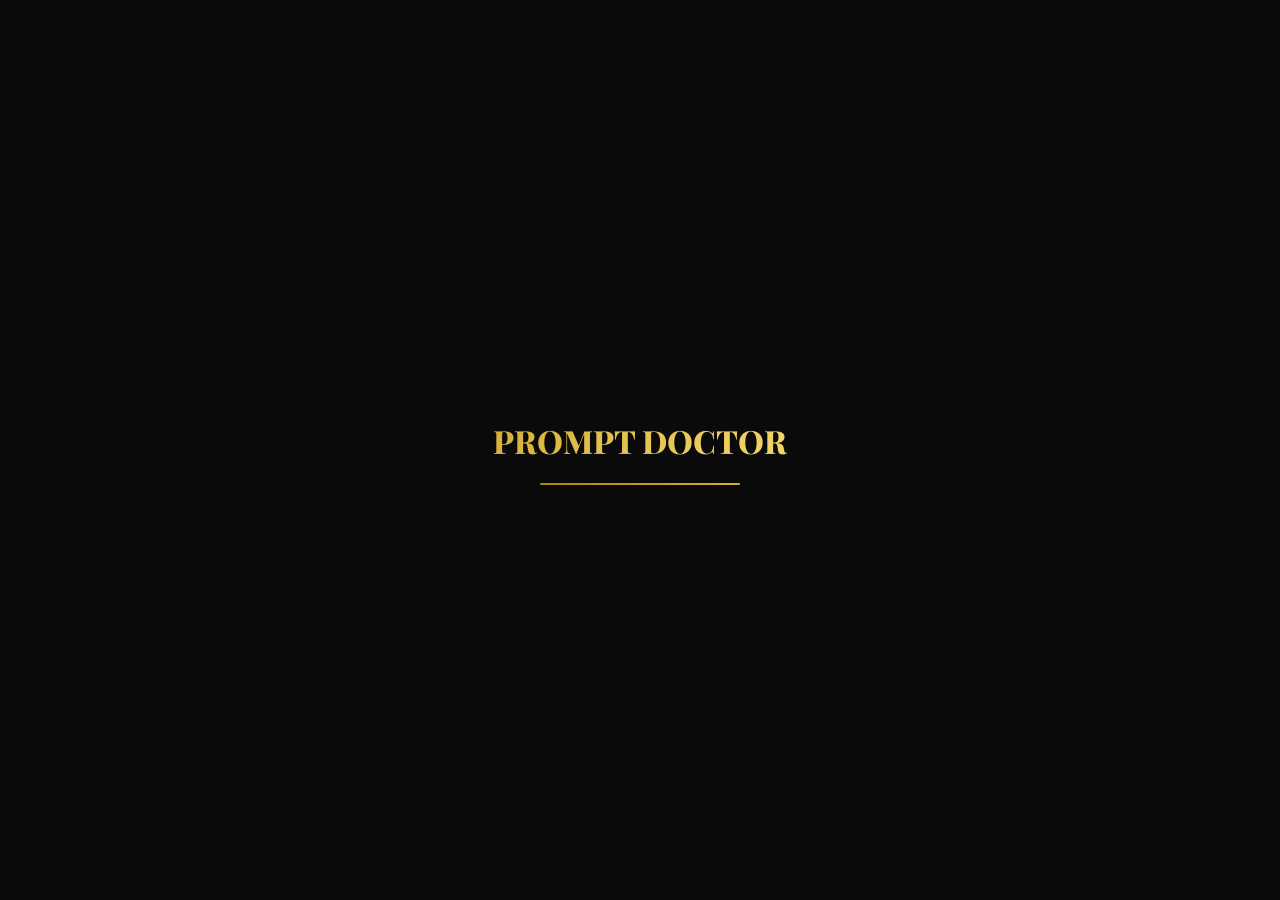
<file: dashboard.html>
<!DOCTYPE html>
<html lang="en">
<head>
  <meta charset="UTF-8" />
  <meta name="viewport" content="width=device-width, initial-scale=1.0" />
  <title>Dashboard — Prompt Doctor</title>
  <link rel="stylesheet" href="styles/main.css" />
</head>
<body class="page-transition">

<div class="loading-overlay">
  <div class="loading-logo">PROMPT DOCTOR</div>
  <div class="loading-bar"><div class="loading-bar-fill"></div></div>
</div>

<nav class="navbar">
  <a href="index.html" class="nav-logo">⚕ PROMPT DOCTOR</a>
  <ul class="nav-links">
    <li><a href="index.html">Home</a></li>
    <li><a href="templates.html">Templates</a></li>
    <li><a href="learning.html">Learning</a></li>
    <li><a href="dashboard.html" class="active">Dashboard</a></li>
    <li><a href="about.html">About</a></li>
  </ul>
  <div class="nav-actions">
    <button class="btn-ghost">Sign In</button>
    <button class="btn-gold">Get Started</button>
    <div class="hamburger"><span></span><span></span><span></span></div>
  </div>
</nav>

<div style="padding-top:80px">
  <div class="dashboard-layout">

    <!-- Sidebar -->
    <aside class="sidebar">
      <div class="profile-section">
        <div class="profile-avatar" id="profileAvatar">U</div>
        <div class="profile-name" id="profileName">User</div>
        <div class="profile-role">Prompt Engineer</div>
        <div class="profile-stats">
          <div class="stat-item"><div class="stat-num" id="totalPrompts">0</div><div class="stat-label">Prompts</div></div>
          <div class="stat-item"><div class="stat-num" id="avgScore">—</div><div class="stat-label">Avg Score</div></div>
        </div>
      </div>
      <nav class="sidebar-nav">
        <button class="sidebar-link active">
          <svg width="16" height="16" viewBox="0 0 24 24" fill="none" stroke="currentColor" stroke-width="2" stroke-linecap="round" stroke-linejoin="round"><rect x="3" y="3" width="7" height="7"/><rect x="14" y="3" width="7" height="7"/><rect x="14" y="14" width="7" height="7"/><rect x="3" y="14" width="7" height="7"/></svg>
          Overview
        </button>
        <button class="sidebar-link">
          <svg width="16" height="16" viewBox="0 0 24 24" fill="none" stroke="currentColor" stroke-width="2" stroke-linecap="round" stroke-linejoin="round"><path d="M19 21H5a2 2 0 0 1-2-2V5a2 2 0 0 1 2-2h11l5 5v11a2 2 0 0 1-2 2z"/><polyline points="17 21 17 13 7 13 7 21"/><polyline points="7 3 7 8 15 8"/></svg>
          Saved Prompts
        </button>
        <button class="sidebar-link">
          <svg width="16" height="16" viewBox="0 0 24 24" fill="none" stroke="currentColor" stroke-width="2" stroke-linecap="round" stroke-linejoin="round"><circle cx="12" cy="12" r="10"/><polyline points="12 6 12 12 16 14"/></svg>
          History
        </button>
        <button class="sidebar-link">
          <svg width="16" height="16" viewBox="0 0 24 24" fill="none" stroke="currentColor" stroke-width="2" stroke-linecap="round" stroke-linejoin="round"><circle cx="12" cy="12" r="3"/><path d="M19.07 4.93a10 10 0 0 1 0 14.14M4.93 4.93a10 10 0 0 0 0 14.14"/></svg>
          Settings
        </button>
        <a href="index.html" class="sidebar-link" style="margin-top:16px;border-top:1px solid var(--glass-border);padding-top:16px">
          <svg width="16" height="16" viewBox="0 0 24 24" fill="none" stroke="currentColor" stroke-width="2" stroke-linecap="round" stroke-linejoin="round"><line x1="12" y1="5" x2="12" y2="19"/><line x1="5" y1="12" x2="19" y2="12"/></svg>
          New Analysis
        </a>
      </nav>
    </aside>

    <!-- Main Content -->
    <main class="dashboard-main">

      <!-- Stats Row -->
      <div class="stats-row">
        <div class="stat-card">
          <div class="stat-card-label">Total Analyzed</div>
          <div class="stat-card-value" id="statTotal">0</div>
          <div class="stat-card-sub">prompts</div>
        </div>
        <div class="stat-card">
          <div class="stat-card-label">Average Score</div>
          <div class="stat-card-value" id="statAvg">—</div>
          <div class="stat-card-sub">out of 10</div>
        </div>
        <div class="stat-card">
          <div class="stat-card-label">Best Score</div>
          <div class="stat-card-value" id="statBest">—</div>
          <div class="stat-card-sub">personal best</div>
        </div>
        <div class="stat-card">
          <div class="stat-card-label">This Week</div>
          <div class="stat-card-value" id="statWeek">0</div>
          <div class="stat-card-sub">prompts</div>
        </div>
      </div>

      <!-- Chart -->
      <div class="chart-card">
        <div class="chart-title">Score Trend (Last 10 Prompts)</div>
        <canvas id="scoreChart" style="width:100%;display:block"></canvas>
        <div style="font-size:0.75rem;color:var(--text-muted);margin-top:8px;text-align:center">Analyze more prompts to see your progress over time</div>
      </div>

      <!-- History -->
      <div class="chart-card">
        <div style="display:flex;justify-content:space-between;align-items:center;margin-bottom:20px">
          <div class="chart-title" style="margin:0">Prompt History</div>
          <button class="btn-ghost" style="font-size:0.8rem" onclick="clearHistory()">Clear All</button>
        </div>
        <div class="history-list" id="historyList"></div>
      </div>

    </main>
  </div>
</div>

<button class="chatbot-btn" id="chatbotBtn" title="Chat with Aria">
  <svg width="26" height="26" viewBox="0 0 24 24" fill="none" stroke="#0A0A0A" stroke-width="2" stroke-linecap="round" stroke-linejoin="round">
    <path d="M21 15a2 2 0 0 1-2 2H7l-4 4V5a2 2 0 0 1 2-2h14a2 2 0 0 1 2 2z"/>
    <circle cx="9" cy="10" r="1" fill="#0A0A0A"/><circle cx="12" cy="10" r="1" fill="#0A0A0A"/><circle cx="15" cy="10" r="1" fill="#0A0A0A"/>
  </svg>
</button>
<div class="chatbot-window" id="chatbotWindow">
  <div class="chatbot-header">
    <div class="chatbot-header-info">
      <div class="chatbot-avatar">
        <svg width="18" height="18" viewBox="0 0 24 24" fill="none" stroke="#0A0A0A" stroke-width="2.2" stroke-linecap="round" stroke-linejoin="round">
          <rect x="3" y="11" width="18" height="10" rx="2"/><circle cx="12" cy="5" r="3"/>
          <line x1="12" y1="8" x2="12" y2="11"/><line x1="8" y1="16" x2="8" y2="16" stroke-width="3"/><line x1="12" y1="16" x2="12" y2="16" stroke-width="3"/><line x1="16" y1="16" x2="16" y2="16" stroke-width="3"/>
        </svg>
      </div>
      <div><div class="chatbot-name">Aria</div><div class="chatbot-status">● Online</div></div>
    </div>
    <button class="chatbot-close" id="chatbotClose">✕</button>
  </div>
  <div class="chatbot-messages" id="chatMessages">
    <div class="chat-msg bot"><div class="chat-bubble">Welcome to your dashboard! I can help you understand your prompt scores and how to improve them.</div></div>
  </div>
  <div class="chatbot-input-area">
    <input class="chatbot-input" id="chatbotInput" placeholder="Ask Aria anything..." />
    <button class="chatbot-send" id="chatbotSend">
      <svg width="16" height="16" viewBox="0 0 24 24" fill="none" stroke="#0A0A0A" stroke-width="2.5" stroke-linecap="round" stroke-linejoin="round">
        <line x1="22" y1="2" x2="11" y2="13"/><polygon points="22 2 15 22 11 13 2 9 22 2"/>
      </svg>
    </button>
  </div>
</div>

<div class="toast"></div>

<script src="scripts/main.js"></script>
<script src="scripts/auth.js"></script>
<script src="scripts/chatbot.js"></script>
<script src="scripts/dashboard.js"></script>
<script>
function clearHistory() {
  if (confirm('Clear all prompt history?')) {
    localStorage.removeItem('pd_history');
    renderHistory();
    showToast('History cleared');
  }
}
</script>
</body>
</html>
</file>
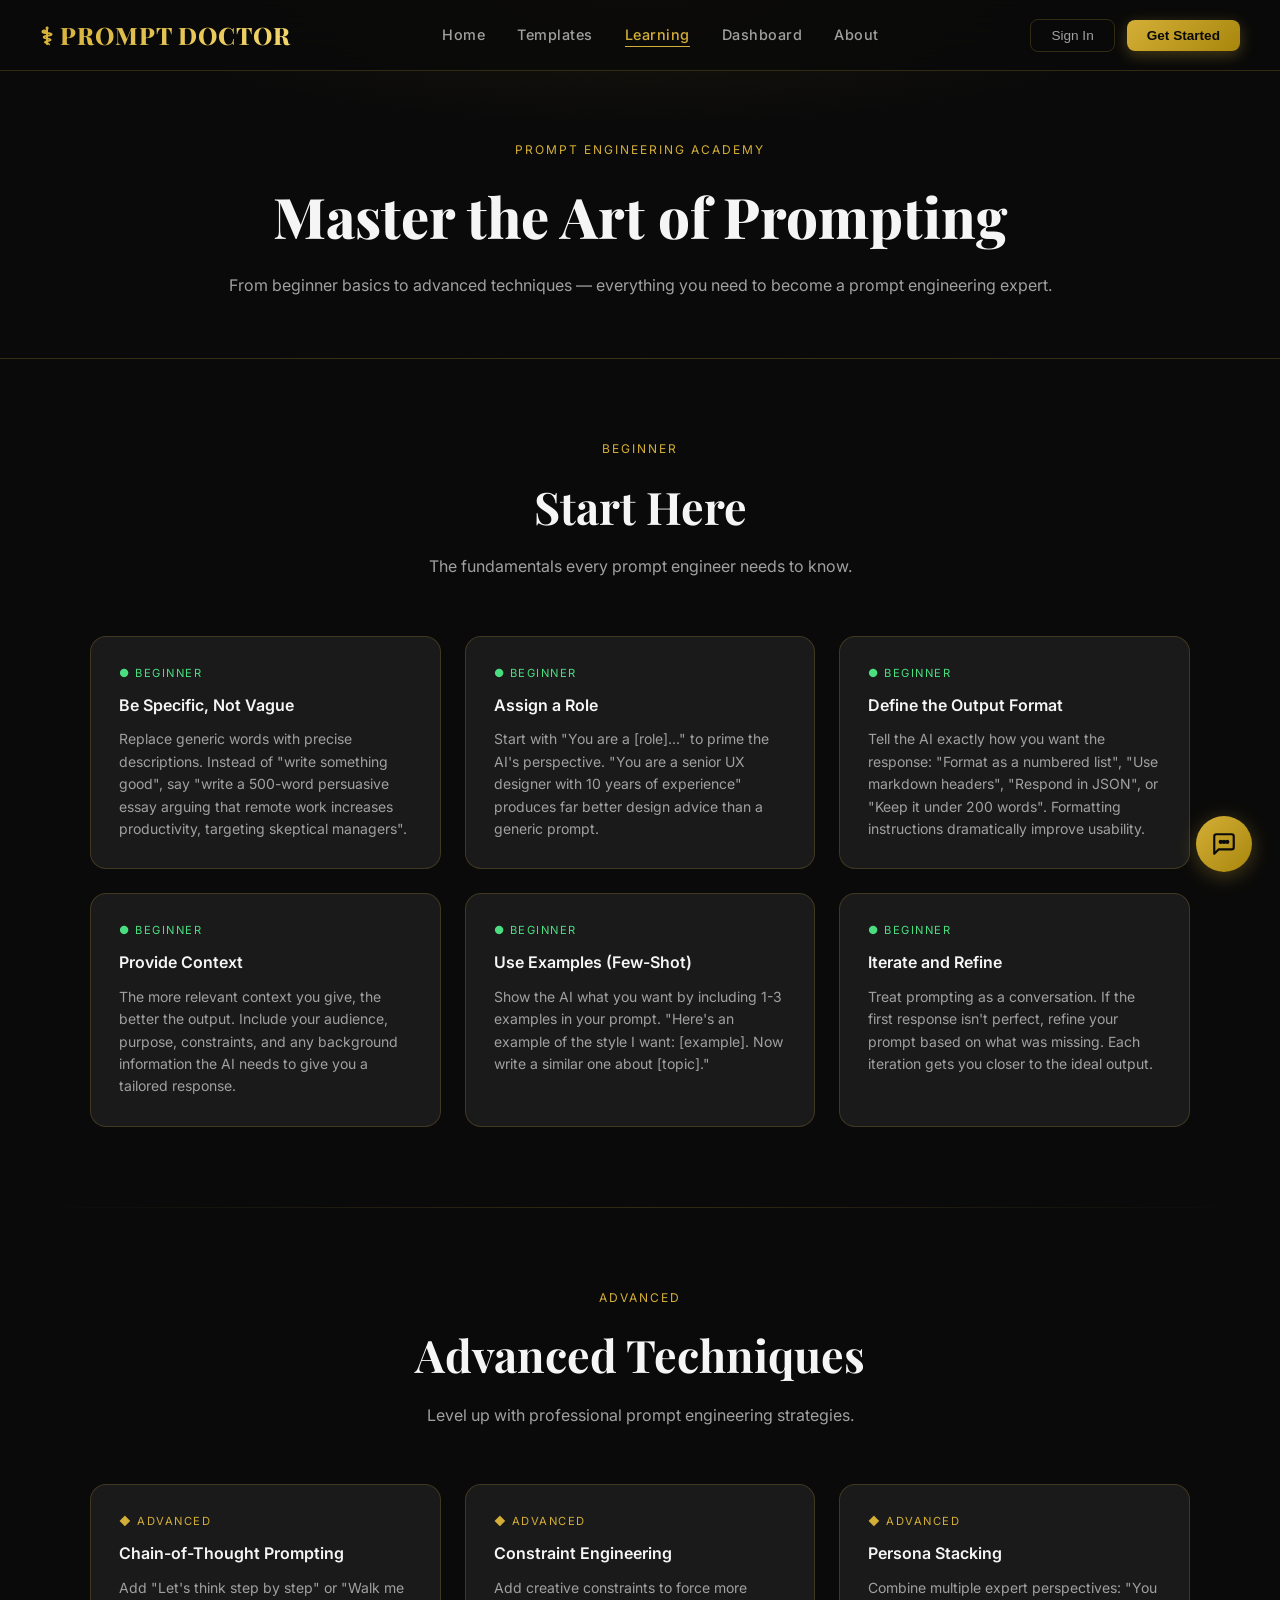
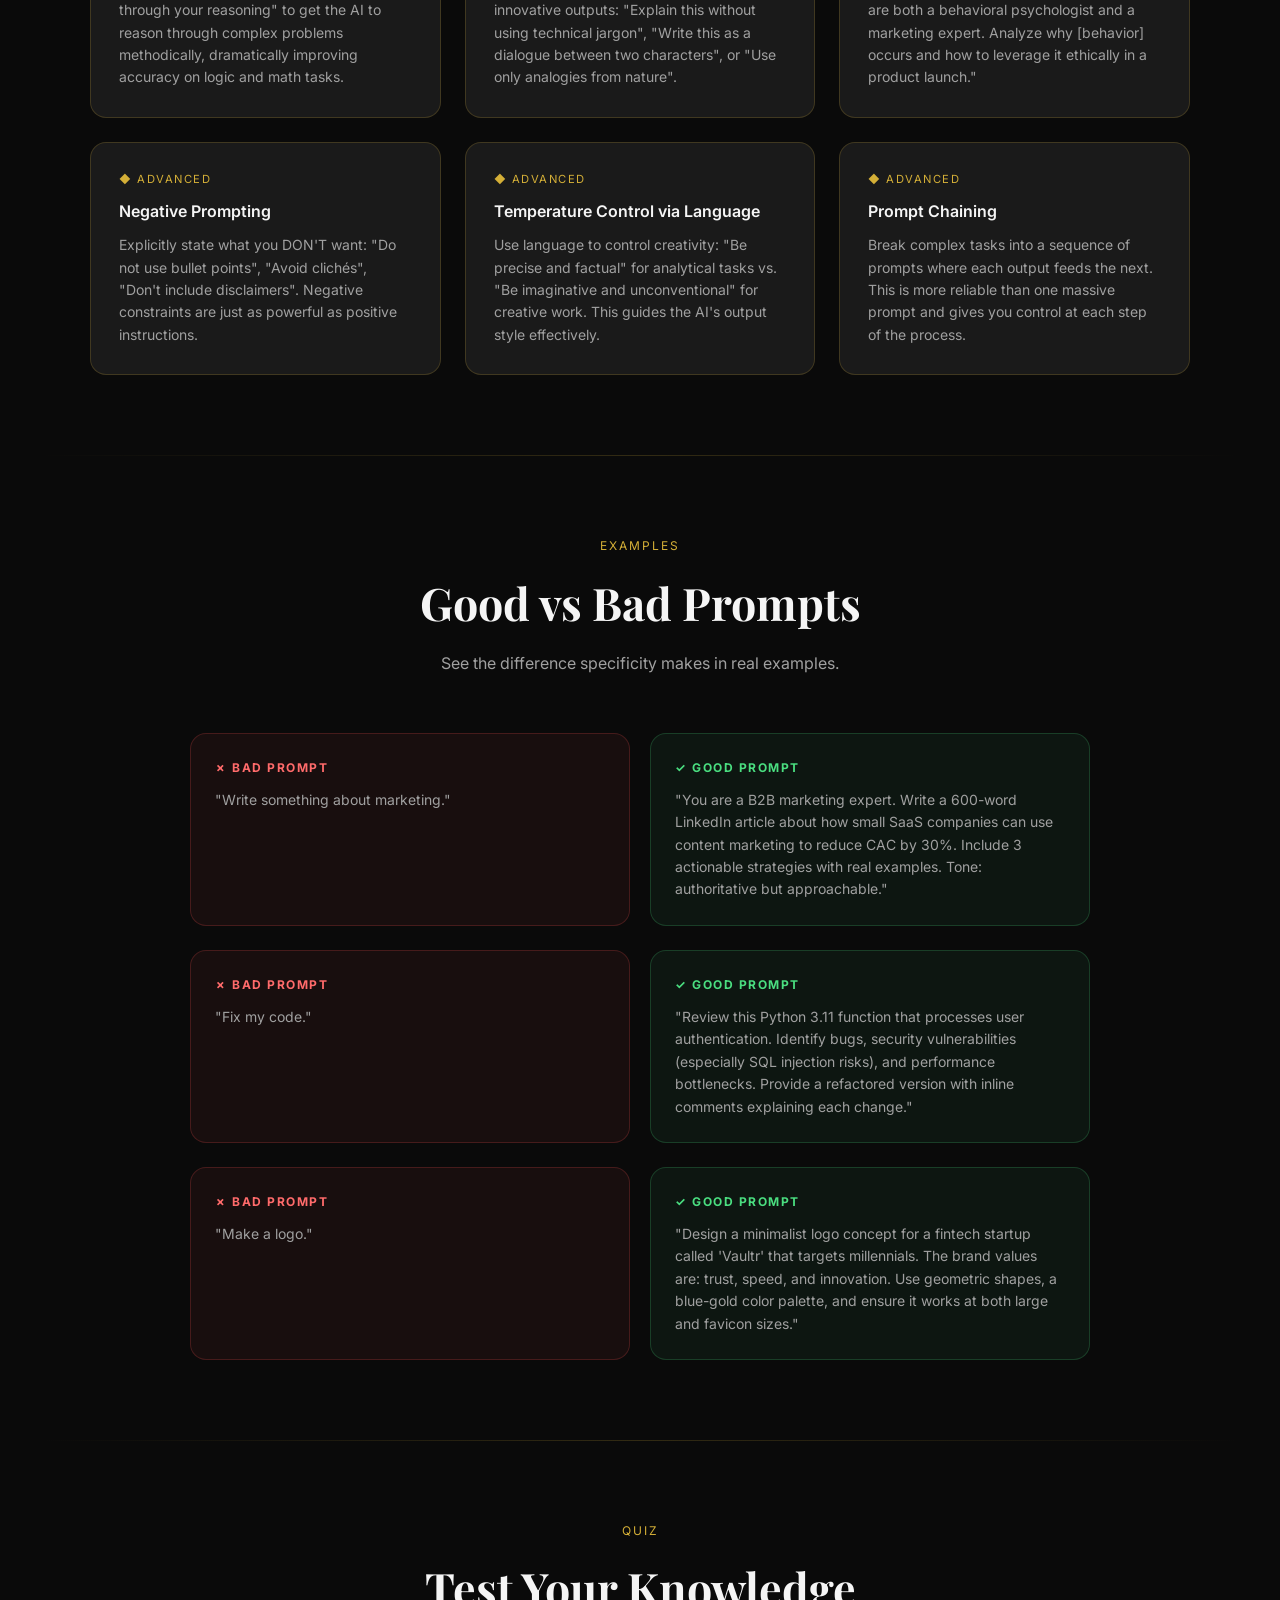
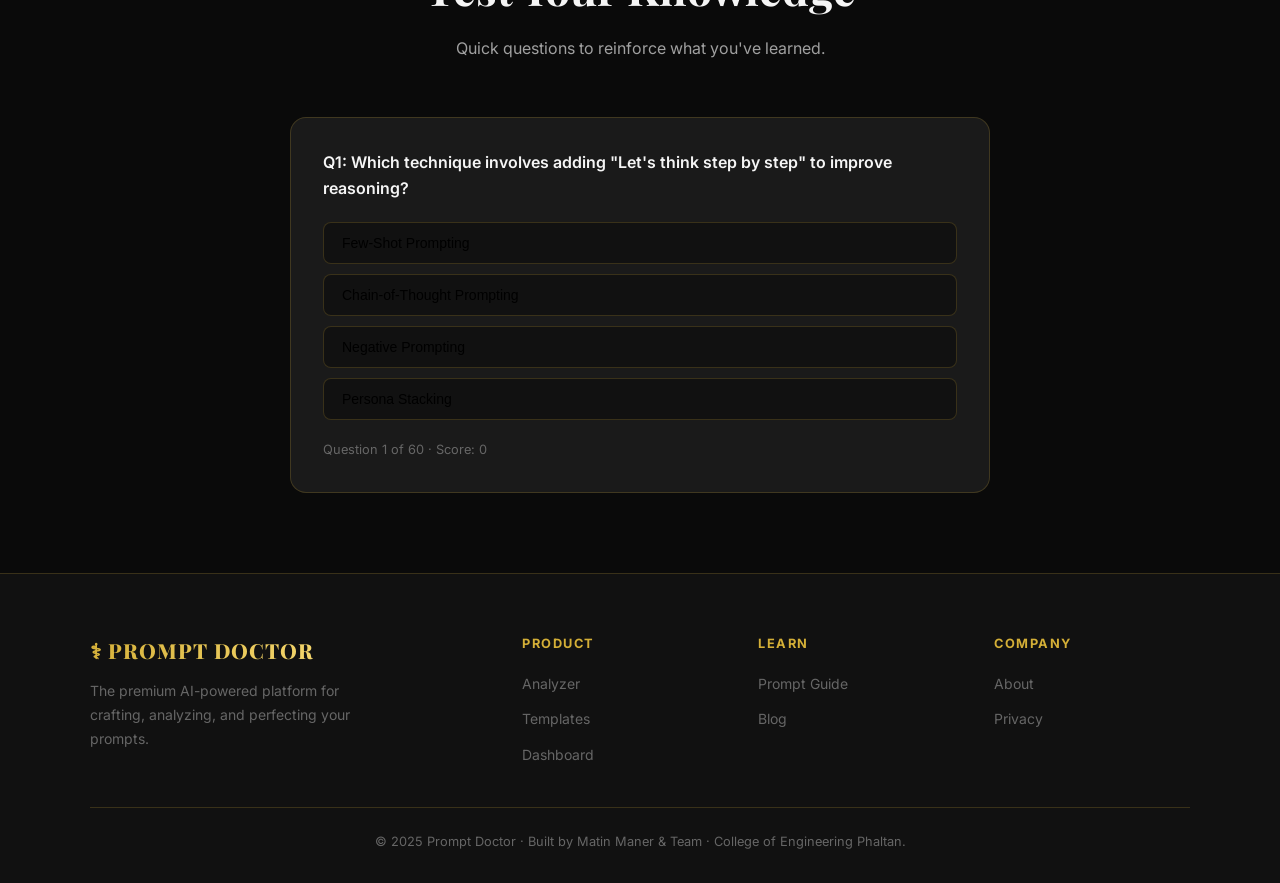
<file: learning.html>
<!DOCTYPE html>
<html lang="en">
<head>
  <meta charset="UTF-8" />
  <meta name="viewport" content="width=device-width, initial-scale=1.0" />
  <title>Learning — Prompt Doctor</title>
  <link rel="stylesheet" href="styles/main.css" />
</head>
<body class="page-transition">

<div class="loading-overlay">
  <div class="loading-logo">PROMPT DOCTOR</div>
  <div class="loading-bar"><div class="loading-bar-fill"></div></div>
</div>

<nav class="navbar">
  <a href="index.html" class="nav-logo">⚕ PROMPT DOCTOR</a>
  <ul class="nav-links">
    <li><a href="index.html">Home</a></li>
    <li><a href="templates.html">Templates</a></li>
    <li><a href="learning.html" class="active">Learning</a></li>
    <li><a href="dashboard.html">Dashboard</a></li>
    <li><a href="about.html">About</a></li>
  </ul>
  <div class="nav-actions">
    <button class="btn-ghost">Sign In</button>
    <button class="btn-gold">Get Started</button>
    <div class="hamburger"><span></span><span></span><span></span></div>
  </div>
</nav>

<div class="page-header">
  <div class="section-tag">Prompt Engineering Academy</div>
  <h1 class="section-title">Master the Art of Prompting</h1>
  <p>From beginner basics to advanced techniques — everything you need to become a prompt engineering expert.</p>
</div>

<!-- Beginner Tips -->
<section class="section">
  <div class="section-header">
    <div class="section-tag">Beginner</div>
    <h2 class="section-title">Start Here</h2>
    <p class="section-subtitle">The fundamentals every prompt engineer needs to know.</p>
  </div>
  <div class="learning-grid">
    <div class="tip-card">
      <div class="tip-level beginner">● Beginner</div>
      <h3>Be Specific, Not Vague</h3>
      <p>Replace generic words with precise descriptions. Instead of "write something good", say "write a 500-word persuasive essay arguing that remote work increases productivity, targeting skeptical managers".</p>
    </div>
    <div class="tip-card">
      <div class="tip-level beginner">● Beginner</div>
      <h3>Assign a Role</h3>
      <p>Start with "You are a [role]..." to prime the AI's perspective. "You are a senior UX designer with 10 years of experience" produces far better design advice than a generic prompt.</p>
    </div>
    <div class="tip-card">
      <div class="tip-level beginner">● Beginner</div>
      <h3>Define the Output Format</h3>
      <p>Tell the AI exactly how you want the response: "Format as a numbered list", "Use markdown headers", "Respond in JSON", or "Keep it under 200 words". Formatting instructions dramatically improve usability.</p>
    </div>
    <div class="tip-card">
      <div class="tip-level beginner">● Beginner</div>
      <h3>Provide Context</h3>
      <p>The more relevant context you give, the better the output. Include your audience, purpose, constraints, and any background information the AI needs to give you a tailored response.</p>
    </div>
    <div class="tip-card">
      <div class="tip-level beginner">● Beginner</div>
      <h3>Use Examples (Few-Shot)</h3>
      <p>Show the AI what you want by including 1-3 examples in your prompt. "Here's an example of the style I want: [example]. Now write a similar one about [topic]."</p>
    </div>
    <div class="tip-card">
      <div class="tip-level beginner">● Beginner</div>
      <h3>Iterate and Refine</h3>
      <p>Treat prompting as a conversation. If the first response isn't perfect, refine your prompt based on what was missing. Each iteration gets you closer to the ideal output.</p>
    </div>
  </div>
</section>

<div class="divider"></div>

<!-- Advanced Techniques -->
<section class="section">
  <div class="section-header">
    <div class="section-tag">Advanced</div>
    <h2 class="section-title">Advanced Techniques</h2>
    <p class="section-subtitle">Level up with professional prompt engineering strategies.</p>
  </div>
  <div class="learning-grid">
    <div class="tip-card">
      <div class="tip-level advanced">◆ Advanced</div>
      <h3>Chain-of-Thought Prompting</h3>
      <p>Add "Let's think step by step" or "Walk me through your reasoning" to get the AI to reason through complex problems methodically, dramatically improving accuracy on logic and math tasks.</p>
    </div>
    <div class="tip-card">
      <div class="tip-level advanced">◆ Advanced</div>
      <h3>Constraint Engineering</h3>
      <p>Add creative constraints to force more innovative outputs: "Explain this without using technical jargon", "Write this as a dialogue between two characters", or "Use only analogies from nature".</p>
    </div>
    <div class="tip-card">
      <div class="tip-level advanced">◆ Advanced</div>
      <h3>Persona Stacking</h3>
      <p>Combine multiple expert perspectives: "You are both a behavioral psychologist and a marketing expert. Analyze why [behavior] occurs and how to leverage it ethically in a product launch."</p>
    </div>
    <div class="tip-card">
      <div class="tip-level advanced">◆ Advanced</div>
      <h3>Negative Prompting</h3>
      <p>Explicitly state what you DON'T want: "Do not use bullet points", "Avoid clichés", "Don't include disclaimers". Negative constraints are just as powerful as positive instructions.</p>
    </div>
    <div class="tip-card">
      <div class="tip-level advanced">◆ Advanced</div>
      <h3>Temperature Control via Language</h3>
      <p>Use language to control creativity: "Be precise and factual" for analytical tasks vs. "Be imaginative and unconventional" for creative work. This guides the AI's output style effectively.</p>
    </div>
    <div class="tip-card">
      <div class="tip-level advanced">◆ Advanced</div>
      <h3>Prompt Chaining</h3>
      <p>Break complex tasks into a sequence of prompts where each output feeds the next. This is more reliable than one massive prompt and gives you control at each step of the process.</p>
    </div>
  </div>
</section>

<div class="divider"></div>

<!-- Good vs Bad Examples -->
<section class="section">
  <div class="section-header">
    <div class="section-tag">Examples</div>
    <h2 class="section-title">Good vs Bad Prompts</h2>
    <p class="section-subtitle">See the difference specificity makes in real examples.</p>
  </div>
  <div class="compare-grid" style="margin-bottom:24px">
    <div class="compare-card bad">
      <div class="compare-label">✗ Bad Prompt</div>
      <p>"Write something about marketing."</p>
    </div>
    <div class="compare-card good">
      <div class="compare-label">✓ Good Prompt</div>
      <p>"You are a B2B marketing expert. Write a 600-word LinkedIn article about how small SaaS companies can use content marketing to reduce CAC by 30%. Include 3 actionable strategies with real examples. Tone: authoritative but approachable."</p>
    </div>
  </div>
  <div class="compare-grid" style="margin-bottom:24px">
    <div class="compare-card bad">
      <div class="compare-label">✗ Bad Prompt</div>
      <p>"Fix my code."</p>
    </div>
    <div class="compare-card good">
      <div class="compare-label">✓ Good Prompt</div>
      <p>"Review this Python 3.11 function that processes user authentication. Identify bugs, security vulnerabilities (especially SQL injection risks), and performance bottlenecks. Provide a refactored version with inline comments explaining each change."</p>
    </div>
  </div>
  <div class="compare-grid">
    <div class="compare-card bad">
      <div class="compare-label">✗ Bad Prompt</div>
      <p>"Make a logo."</p>
    </div>
    <div class="compare-card good">
      <div class="compare-label">✓ Good Prompt</div>
      <p>"Design a minimalist logo concept for a fintech startup called 'Vaultr' that targets millennials. The brand values are: trust, speed, and innovation. Use geometric shapes, a blue-gold color palette, and ensure it works at both large and favicon sizes."</p>
    </div>
  </div>
</section>

<div class="divider"></div>

<!-- Quiz -->
<section class="section">
  <div class="section-header">
    <div class="section-tag">Quiz</div>
    <h2 class="section-title">Test Your Knowledge</h2>
    <p class="section-subtitle">Quick questions to reinforce what you've learned.</p>
  </div>
  <div class="quiz-card" id="quizCard">
    <div class="quiz-question" id="quizQuestion"></div>
    <div class="quiz-options" id="quizOptions"></div>
    <div class="quiz-feedback" id="quizFeedback"></div>
    <div style="margin-top:20px;display:flex;justify-content:space-between;align-items:center">
      <span style="font-size:0.8rem;color:var(--text-muted)" id="quizProgress"></span>
      <button class="btn-gold" id="nextQuiz" style="display:none;padding:8px 20px;font-size:0.85rem">Next Question →</button>
    </div>
  </div>
</section>

<footer>
  <div class="footer-grid">
    <div class="footer-brand">
      <a href="index.html" class="nav-logo" style="font-size:1.3rem">⚕ PROMPT DOCTOR</a>
      <p>The premium AI-powered platform for crafting, analyzing, and perfecting your prompts.</p>
    </div>
    <div class="footer-col"><h4>Product</h4><ul><li><a href="index.html">Analyzer</a></li><li><a href="templates.html">Templates</a></li><li><a href="dashboard.html">Dashboard</a></li></ul></div>
    <div class="footer-col"><h4>Learn</h4><ul><li><a href="learning.html">Prompt Guide</a></li><li><a href="#">Blog</a></li></ul></div>
    <div class="footer-col"><h4>Company</h4><ul><li><a href="about.html">About</a></li><li><a href="#">Privacy</a></li></ul></div>
  </div>
  <div class="footer-bottom">© 2025 Prompt Doctor · Built by Matin Maner & Team · College of Engineering Phaltan.</div>
</footer>

<button class="chatbot-btn" id="chatbotBtn" title="Chat with Aria">
  <svg width="26" height="26" viewBox="0 0 24 24" fill="none" stroke="#0A0A0A" stroke-width="2" stroke-linecap="round" stroke-linejoin="round">
    <path d="M21 15a2 2 0 0 1-2 2H7l-4 4V5a2 2 0 0 1 2-2h14a2 2 0 0 1 2 2z"/>
    <circle cx="9" cy="10" r="1" fill="#0A0A0A"/><circle cx="12" cy="10" r="1" fill="#0A0A0A"/><circle cx="15" cy="10" r="1" fill="#0A0A0A"/>
  </svg>
</button>
<div class="chatbot-window" id="chatbotWindow">
  <div class="chatbot-header">
    <div class="chatbot-header-info">
      <div class="chatbot-avatar">
        <svg width="18" height="18" viewBox="0 0 24 24" fill="none" stroke="#0A0A0A" stroke-width="2.2" stroke-linecap="round" stroke-linejoin="round">
          <rect x="3" y="11" width="18" height="10" rx="2"/><circle cx="12" cy="5" r="3"/>
          <line x1="12" y1="8" x2="12" y2="11"/><line x1="8" y1="16" x2="8" y2="16" stroke-width="3"/><line x1="12" y1="16" x2="12" y2="16" stroke-width="3"/><line x1="16" y1="16" x2="16" y2="16" stroke-width="3"/>
        </svg>
      </div>
      <div><div class="chatbot-name">Aria</div><div class="chatbot-status">● Online</div></div>
    </div>
    <button class="chatbot-close" id="chatbotClose">✕</button>
  </div>
  <div class="chatbot-messages" id="chatMessages">
    <div class="chat-msg bot"><div class="chat-bubble">Learning about prompt engineering? Ask me anything — I'm here to help!</div></div>
  </div>
  <div class="chatbot-input-area">
    <input class="chatbot-input" id="chatbotInput" placeholder="Ask Aria anything..." />
    <button class="chatbot-send" id="chatbotSend">
      <svg width="16" height="16" viewBox="0 0 24 24" fill="none" stroke="#0A0A0A" stroke-width="2.5" stroke-linecap="round" stroke-linejoin="round">
        <line x1="22" y1="2" x2="11" y2="13"/><polygon points="22 2 15 22 11 13 2 9 22 2"/>
      </svg>
    </button>
  </div>
</div>

<div class="toast"></div>

<script src="scripts/main.js"></script>
<script src="scripts/auth.js"></script>
<script src="scripts/chatbot.js"></script>
<script>
const quizData = [
  // ── Fundamentals ──
  { q: 'Which technique involves adding "Let\'s think step by step" to improve reasoning?', options: ['Few-Shot Prompting', 'Chain-of-Thought Prompting', 'Negative Prompting', 'Persona Stacking'], correct: 1, explanation: 'Chain-of-Thought prompting encourages the AI to reason through problems step by step, dramatically improving accuracy on complex tasks.' },
  { q: 'What is the most important element missing from: "Write a blog post about coffee"?', options: ['A word count', 'Specificity and context', 'A question mark', 'The word "please"'], correct: 1, explanation: 'The prompt lacks specificity — audience, angle, tone, and length. Adding these details dramatically improves output quality.' },
  { q: 'What does "few-shot prompting" mean?', options: ['Using short prompts', 'Providing examples in your prompt', 'Asking multiple questions', 'Using the AI sparingly'], correct: 1, explanation: 'Few-shot prompting means including 1–3 examples of the desired output format or style directly in your prompt.' },
  { q: 'Which of these is an example of negative prompting?', options: ['"Write a creative story"', '"You are an expert writer"', '"Do not use bullet points or clichés"', '"Include 3 examples"'], correct: 2, explanation: 'Negative prompting explicitly states what you DON\'T want, which is just as powerful as positive instructions.' },
  { q: 'What is "zero-shot prompting"?', options: ['Prompting with no context at all', 'Asking the AI without providing any examples', 'Using the shortest possible prompt', 'Prompting for image generation'], correct: 1, explanation: 'Zero-shot prompting means giving the AI a task with no examples — relying entirely on its pre-trained knowledge.' },
  { q: 'Which element most improves the specificity of a prompt?', options: ['Adding emojis', 'Defining the target audience', 'Making it longer', 'Using capital letters'], correct: 1, explanation: 'Defining who the output is for gives the AI crucial context to tailor tone, vocabulary, and depth appropriately.' },
  { q: 'What does "prompt chaining" mean?', options: ['Linking multiple AI models', 'Using the output of one prompt as input for the next', 'Writing very long prompts', 'Repeating the same prompt'], correct: 1, explanation: 'Prompt chaining breaks complex tasks into a sequence where each output feeds the next, giving you control at every step.' },
  { q: 'Which phrase best assigns a role to an AI?', options: ['"Write something"', '"You are a senior data scientist with 10 years of experience"', '"Please help me"', '"Do your best"'], correct: 1, explanation: 'Role assignment primes the AI\'s perspective and knowledge base, producing far more expert-level responses.' },
  { q: 'What is "temperature" in the context of AI prompting?', options: ['The physical heat of the server', 'A parameter controlling randomness/creativity of output', 'The length of the response', 'The speed of generation'], correct: 1, explanation: 'Temperature controls how random or deterministic the AI\'s output is — higher values produce more creative, varied responses.' },
  { q: 'What is the purpose of adding output format instructions to a prompt?', options: ['To make the prompt longer', 'To control how the AI structures its response', 'To confuse the AI', 'To reduce token usage'], correct: 1, explanation: 'Format instructions like "respond as a JSON object" or "use numbered lists" make the output immediately usable.' },

  // ── Techniques ──
  { q: 'What is "persona stacking" in prompt engineering?', options: ['Using multiple AI tools', 'Combining two or more expert roles in one prompt', 'Stacking prompts on top of each other', 'Using a fake identity'], correct: 1, explanation: 'Persona stacking combines multiple expert perspectives, e.g. "You are both a psychologist and a marketing expert", for richer outputs.' },
  { q: 'Which technique explicitly tells the AI what NOT to include?', options: ['Chain-of-Thought', 'Few-Shot', 'Negative Prompting', 'Zero-Shot'], correct: 2, explanation: 'Negative prompting uses constraints like "do not use jargon" or "avoid bullet points" to shape the output by exclusion.' },
  { q: 'What does "context window" refer to?', options: ['The browser window', 'The maximum amount of text an AI can process at once', 'The time limit for a response', 'The number of prompts allowed'], correct: 1, explanation: 'The context window is the maximum number of tokens (words/characters) an AI model can consider in a single interaction.' },
  { q: 'What is "prompt injection"?', options: ['Adding more detail to a prompt', 'A malicious technique to override AI instructions', 'Injecting code into a prompt', 'A way to speed up responses'], correct: 1, explanation: 'Prompt injection is an attack where malicious input tries to override the AI\'s original instructions or system prompt.' },
  { q: 'Which of these best describes "iterative prompting"?', options: ['Writing one perfect prompt', 'Refining prompts based on previous outputs', 'Using the same prompt repeatedly', 'Prompting very quickly'], correct: 1, explanation: 'Iterative prompting treats AI interaction as a conversation — each response informs how you refine the next prompt.' },
  { q: 'What is a "system prompt"?', options: ['A prompt about computer systems', 'Background instructions that set the AI\'s behavior before user input', 'The first message in a chat', 'A technical error message'], correct: 1, explanation: 'A system prompt provides persistent instructions to the AI (like its role, tone, and constraints) before any user messages.' },
  { q: 'What does "token" mean in AI language models?', options: ['A cryptocurrency', 'A unit of text (roughly a word or word-piece) processed by the model', 'An API key', 'A type of prompt'], correct: 1, explanation: 'Tokens are the basic units AI models process — roughly 1 token per word in English, though punctuation and spaces also count.' },
  { q: 'Which prompting strategy works best for multi-step math problems?', options: ['Zero-Shot', 'Negative Prompting', 'Chain-of-Thought', 'Persona Stacking'], correct: 2, explanation: 'Chain-of-Thought prompting asks the AI to show its reasoning step by step, which significantly improves accuracy on math.' },
  { q: 'What is "self-consistency" prompting?', options: ['Being consistent in your writing style', 'Generating multiple reasoning paths and selecting the most common answer', 'Using the same prompt every time', 'Asking the AI to check itself'], correct: 1, explanation: 'Self-consistency generates multiple chain-of-thought responses and picks the most frequent answer, improving reliability.' },
  { q: 'What is "ReAct" prompting?', options: ['A React.js framework prompt', 'Combining reasoning and acting in interleaved steps', 'Reacting to AI output', 'A type of negative prompt'], correct: 1, explanation: 'ReAct (Reason + Act) interleaves reasoning steps with actions (like tool use), enabling more dynamic problem-solving.' },

  // ── Quality & Clarity ──
  { q: 'Which word makes a prompt more vague?', options: ['Specifically', 'Comprehensively', 'Something', 'Structured'], correct: 2, explanation: '"Something" is a vague placeholder. Specific, descriptive language always produces better AI outputs.' },
  { q: 'What is the ideal length for most prompts?', options: ['As short as possible', 'As long as possible', 'Long enough to provide sufficient context without unnecessary padding', 'Exactly 100 words'], correct: 2, explanation: 'Prompts should be as long as needed to convey context, role, task, and format — but no longer. Quality over quantity.' },
  { q: 'Which of these prompt openings is most effective?', options: ['"Can you maybe write..."', '"Write a..."', '"You are a professional copywriter. Write a..."', '"I need something about..."'], correct: 2, explanation: 'Assigning a role first ("You are a professional copywriter") primes the AI before giving the task, producing better results.' },
  { q: 'What does adding "step by step" to a prompt typically do?', options: ['Makes the response shorter', 'Encourages structured, logical reasoning', 'Adds bullet points automatically', 'Slows down the AI'], correct: 1, explanation: '"Step by step" triggers more methodical reasoning, especially useful for instructions, tutorials, and problem-solving.' },
  { q: 'Why should you avoid using "good" or "nice" in prompts?', options: ['They are grammatically incorrect', 'They are subjective and vague — the AI cannot quantify them', 'They make prompts too long', 'They confuse the AI'], correct: 1, explanation: 'Vague adjectives like "good" or "nice" give the AI no concrete target. Use specific descriptors like "persuasive", "concise", or "data-driven".' },
  { q: 'What is the benefit of specifying a word count in a prompt?', options: ['It limits creativity', 'It gives the AI a concrete scope and prevents over/under-generation', 'It is required for all prompts', 'It makes the AI work faster'], correct: 1, explanation: 'Word count constraints help the AI calibrate depth and detail, preventing responses that are too brief or unnecessarily verbose.' },
  { q: 'Which constraint makes image generation prompts more effective?', options: ['Adding more colors', 'Specifying art style, lighting, and camera settings', 'Using longer sentences', 'Adding question marks'], correct: 1, explanation: 'Technical details like "shot with 85mm lens, golden hour lighting, shallow depth of field" dramatically improve image prompt results.' },
  { q: 'What does "grounding" a prompt mean?', options: ['Connecting it to electricity', 'Anchoring the AI\'s response in specific facts, data, or context', 'Making it shorter', 'Using formal language'], correct: 1, explanation: 'Grounding provides the AI with specific facts, documents, or data to base its response on, reducing hallucinations.' },
  { q: 'Which of these is a well-structured prompt?', options: ['"Tell me about marketing"', '"Explain marketing"', '"You are a B2B marketing expert. Explain content marketing to a startup founder in 3 bullet points."', '"Marketing tips please"'], correct: 2, explanation: 'The third option has role, audience, task, format, and scope — all the elements of a high-quality prompt.' },
  { q: 'What is "hallucination" in AI?', options: ['The AI generating images', 'The AI producing confident but factually incorrect information', 'A creative writing technique', 'When the AI repeats itself'], correct: 1, explanation: 'Hallucination is when an AI generates plausible-sounding but false information. Grounding prompts with facts helps reduce this.' },

  // ── Advanced Concepts ──
  { q: 'What is "prompt compression"?', options: ['Making prompts shorter without losing key information', 'Zipping prompt files', 'A type of image prompt', 'Reducing token costs by half'], correct: 0, explanation: 'Prompt compression involves condensing prompts to use fewer tokens while preserving the essential instructions and context.' },
  { q: 'What is a "meta-prompt"?', options: ['A very long prompt', 'A prompt that instructs the AI to generate or improve other prompts', 'A system-level prompt', 'A prompt about metadata'], correct: 1, explanation: 'A meta-prompt asks the AI to create, critique, or optimize prompts — useful for automating prompt engineering workflows.' },
  { q: 'What does "RAG" stand for in AI?', options: ['Random Answer Generation', 'Retrieval-Augmented Generation', 'Rapid AI Grounding', 'Role-Assigned Generation'], correct: 1, explanation: 'RAG (Retrieval-Augmented Generation) combines a language model with a retrieval system to ground responses in real documents.' },
  { q: 'Which technique asks the AI to evaluate its own output?', options: ['Self-Reflection / Self-Critique', 'Zero-Shot', 'Negative Prompting', 'Persona Stacking'], correct: 0, explanation: 'Self-reflection prompting asks the AI to review and critique its own response, often improving quality in a second pass.' },
  { q: 'What is "tree of thoughts" prompting?', options: ['A nature-themed prompt style', 'Exploring multiple reasoning branches simultaneously before selecting the best path', 'A hierarchical prompt structure', 'Using mind maps in prompts'], correct: 1, explanation: 'Tree of Thoughts extends chain-of-thought by exploring multiple reasoning paths in parallel, like a decision tree.' },
  { q: 'What is the purpose of a "delimiter" in a prompt?', options: ['To end the prompt', 'To clearly separate different sections or inputs within a prompt', 'To add punctuation', 'To limit response length'], correct: 1, explanation: 'Delimiters like triple quotes, XML tags, or dashes clearly separate instructions from content, reducing ambiguity.' },
  { q: 'What is "in-context learning"?', options: ['Learning while using the AI', 'The AI adapting its behavior based on examples provided within the prompt', 'A training technique', 'Learning from context menus'], correct: 1, explanation: 'In-context learning is the AI\'s ability to adapt to new tasks using only the examples and instructions provided in the prompt.' },
  { q: 'Which approach helps reduce AI bias in outputs?', options: ['Using shorter prompts', 'Explicitly instructing the AI to consider multiple perspectives', 'Avoiding examples', 'Using all capital letters'], correct: 1, explanation: 'Explicitly asking for balanced perspectives, e.g. "consider both pros and cons", helps counteract one-sided AI outputs.' },
  { q: 'What is "prompt sensitivity"?', options: ['How emotional a prompt is', 'How much small changes in wording affect the AI\'s output', 'The AI\'s response time', 'Sensitivity settings in the API'], correct: 1, explanation: 'Prompt sensitivity refers to how dramatically output changes with minor wording tweaks — a key challenge in prompt engineering.' },
  { q: 'What does "top-p" (nucleus sampling) control in AI generation?', options: ['The number of paragraphs', 'The probability mass of tokens considered during generation', 'The topic of the response', 'The processing speed'], correct: 1, explanation: 'Top-p sampling limits token selection to the smallest set whose cumulative probability exceeds p, balancing diversity and coherence.' },

  // ── Use Cases ──
  { q: 'For a coding prompt, which detail is most critical to include?', options: ['The programmer\'s name', 'Programming language, version, and expected input/output', 'The color scheme', 'The file size'], correct: 1, explanation: 'Specifying language, version, and I/O expectations gives the AI the technical context needed to generate accurate, runnable code.' },
  { q: 'What makes a good prompt for summarization tasks?', options: ['Asking for a "good summary"', 'Specifying length, format, and key points to preserve', 'Using the word "summarize" only', 'Making it as vague as possible'], correct: 1, explanation: 'Effective summarization prompts specify the desired length, format (bullets vs. prose), and which aspects are most important.' },
  { q: 'Which prompt is better for creative writing?', options: ['"Write a story"', '"Write a 500-word noir detective story set in 1940s Tokyo, told in first person, with a twist ending"', '"Tell me a tale"', '"Create fiction"'], correct: 1, explanation: 'Specific genre, length, setting, POV, and structural requirements give the AI a rich creative brief to work from.' },
  { q: 'For a marketing prompt, what should you always specify?', options: ['The designer\'s name', 'Target audience, platform, tone, and goal', 'The company\'s founding year', 'The font to use'], correct: 1, explanation: 'Marketing prompts need audience, platform, tone, and objective to produce copy that actually converts.' },
  { q: 'What is the best way to prompt for a structured data output?', options: ['Ask nicely', 'Specify the exact format, e.g. "Return as a JSON array with keys: name, age, role"', 'Use bullet points in your prompt', 'Ask for a table'], correct: 1, explanation: 'Explicitly defining the output schema (JSON, CSV, table structure) ensures the AI returns data in a directly usable format.' },
  { q: 'When prompting for code review, what should you ask the AI to check?', options: ['Only spelling errors', 'Bugs, security vulnerabilities, performance, and style', 'Just the variable names', 'Only the comments'], correct: 1, explanation: 'A comprehensive code review prompt covers correctness, security, performance, and readability for maximum value.' },
  { q: 'What is the best prompt strategy for generating a business plan?', options: ['Ask for "a business plan"', 'Break it into sections: market analysis, revenue model, operations, financials — prompt each separately', 'Ask for everything in one sentence', 'Use a template without customization'], correct: 1, explanation: 'Prompt chaining — tackling each section individually — produces far more detailed and coherent business plans than one mega-prompt.' },
  { q: 'For educational content prompts, what improves output quality most?', options: ['Using technical jargon', 'Specifying the learner\'s level (beginner/intermediate/expert)', 'Making it very long', 'Avoiding examples'], correct: 1, explanation: 'Calibrating to the learner\'s level ensures the AI uses appropriate vocabulary, depth, and examples for the audience.' },
  { q: 'Which prompt produces better translation results?', options: ['"Translate this"', '"Translate the following from English to formal Spanish, preserving the professional tone and technical terminology"', '"Make it Spanish"', '"Convert language"'], correct: 1, explanation: 'Specifying source/target language, formality level, and tone preservation produces far more accurate and appropriate translations.' },
  { q: 'What is the best approach for prompting AI to write emails?', options: ['Just say "write an email"', '"Write a professional email to [recipient] about [topic]. Tone: [tone]. Goal: [goal]. Length: under 150 words."', '"Email about [topic]"', '"Draft something for email"'], correct: 1, explanation: 'Emails need recipient context, topic, tone, goal, and length constraints to be immediately usable without heavy editing.' },

  // ── Best Practices & Ethics ──
  { q: 'Why is it important to test prompts with multiple inputs?', options: ['To waste time', 'To ensure the prompt is robust and generalizes well across different scenarios', 'To confuse the AI', 'To increase token usage'], correct: 1, explanation: 'Testing with varied inputs reveals edge cases and failure modes, helping you build more reliable and robust prompts.' },
  { q: 'What is "prompt versioning"?', options: ['Updating the AI model', 'Tracking and managing different iterations of a prompt over time', 'Using version numbers in prompts', 'A type of API versioning'], correct: 1, explanation: 'Prompt versioning tracks changes to prompts over time, enabling you to compare performance and roll back if needed.' },
  { q: 'Which practice helps prevent AI from generating harmful content?', options: ['Using longer prompts', 'Adding explicit safety constraints and content guidelines to the prompt', 'Avoiding all creative prompts', 'Using only yes/no questions'], correct: 1, explanation: 'Explicit safety instructions like "do not include harmful, offensive, or misleading content" help guide the AI toward safe outputs.' },
  { q: 'What is "prompt leaking"?', options: ['A prompt that is too long', 'When a model reveals its system prompt or confidential instructions in its output', 'Sharing prompts publicly', 'A memory leak in AI systems'], correct: 1, explanation: 'Prompt leaking occurs when an AI inadvertently reveals its hidden system instructions, a security concern in production apps.' },
  { q: 'Why should you document your best-performing prompts?', options: ['For legal reasons', 'To build a reusable library and share knowledge across teams', 'Because the AI requires it', 'To make prompts longer'], correct: 1, explanation: 'Documenting effective prompts creates institutional knowledge, saves time, and enables consistent quality across a team.' },
  { q: 'What is the risk of overly long prompts?', options: ['They are always better', 'They can exceed context limits, dilute key instructions, and confuse the AI', 'They cost less', 'They produce shorter outputs'], correct: 1, explanation: 'Excessively long prompts risk hitting context limits, burying key instructions, and introducing contradictions that degrade output.' },
  { q: 'Which is a sign of a well-engineered prompt?', options: ['It is very short', 'It consistently produces high-quality, on-target outputs with minimal editing needed', 'It uses complex vocabulary', 'It always gets a long response'], correct: 1, explanation: 'The true measure of a great prompt is consistent, high-quality output that requires little to no post-editing.' },
  { q: 'What does "prompt reuse" enable?', options: ['Using the same AI model twice', 'Applying a proven prompt template across similar tasks to save time', 'Copying someone else\'s work', 'Restarting the AI'], correct: 1, explanation: 'Reusable prompt templates let you apply proven structures to new tasks, dramatically speeding up your workflow.' },
  { q: 'What is the ethical concern with AI-generated content?', options: ['It is always wrong', 'Transparency — audiences should know when content is AI-generated', 'It is too expensive', 'It takes too long'], correct: 1, explanation: 'Transparency about AI-generated content is an ethical responsibility, especially in journalism, education, and marketing.' },
  { q: 'What is the best mindset for mastering prompt engineering?', options: ['Write one perfect prompt and never change it', 'Treat it as an iterative, experimental craft — test, learn, and refine continuously', 'Memorize a list of magic words', 'Avoid using AI tools'], correct: 1, explanation: 'Prompt engineering is a skill built through experimentation. The best prompt engineers constantly test, measure, and iterate.' },
];

let current = 0;
let answered = false;
let score = 0;

function loadQuiz() {
  const card = document.getElementById('quizCard');
  if (current >= quizData.length) {
    const pct = Math.round((score / quizData.length) * 100);
    const grade = pct >= 80 ? '🏆 Expert' : pct >= 60 ? '⭐ Intermediate' : '📚 Keep Learning';
    card.innerHTML = `
      <div style="text-align:center;padding:20px 0">
        <div style="font-size:3rem;margin-bottom:16px">${pct >= 80 ? '🏆' : pct >= 60 ? '⭐' : '📚'}</div>
        <div style="font-family:'Playfair Display',serif;font-size:1.6rem;font-weight:700;margin-bottom:8px">Quiz Complete!</div>
        <div style="font-size:2.5rem;font-weight:800;color:var(--gold);margin:16px 0">${score} / ${quizData.length}</div>
        <div style="font-size:1rem;color:var(--text-secondary);margin-bottom:6px">${pct}% correct</div>
        <div style="font-size:0.9rem;color:var(--gold);font-weight:600;margin-bottom:28px">${grade}</div>
        <div style="height:8px;background:var(--black-4);border-radius:4px;overflow:hidden;margin-bottom:28px">
          <div style="height:100%;width:${pct}%;background:linear-gradient(90deg,var(--gold-dark),var(--gold));border-radius:4px;transition:width 1s ease"></div>
        </div>
        <button class="btn-gold" onclick="restartQuiz()" style="padding:12px 32px;font-size:0.95rem">↺ Restart Quiz</button>
      </div>`;
    return;
  }

  const q = quizData[current];
  document.getElementById('quizQuestion').textContent = `Q${current + 1}: ${q.q}`;
  document.getElementById('quizProgress').textContent = `Question ${current + 1} of ${quizData.length}  ·  Score: ${score}`;
  document.getElementById('quizFeedback').className = 'quiz-feedback';
  document.getElementById('nextQuiz').style.display = 'none';
  answered = false;

  document.getElementById('quizOptions').innerHTML = q.options.map((opt, i) =>
    `<button class="quiz-option" data-idx="${i}">${opt}</button>`
  ).join('');

  document.querySelectorAll('.quiz-option').forEach(btn => {
    btn.addEventListener('click', () => {
      if (answered) return;
      answered = true;
      const idx = parseInt(btn.dataset.idx);
      const isCorrect = idx === q.correct;
      if (isCorrect) score++;
      btn.classList.add(isCorrect ? 'correct' : 'wrong');
      if (!isCorrect) document.querySelectorAll('.quiz-option')[q.correct].classList.add('correct');
      const fb = document.getElementById('quizFeedback');
      fb.textContent = (isCorrect ? '✓ Correct! ' : '✗ Not quite. ') + q.explanation;
      fb.className = `quiz-feedback show ${isCorrect ? 'correct' : 'wrong'}`;
      document.getElementById('nextQuiz').style.display = 'block';
      document.getElementById('nextQuiz').textContent = current < quizData.length - 1 ? 'Next Question →' : 'See Results →';
    });
  });
}

function restartQuiz() {
  current = 0; score = 0; answered = false;
  document.getElementById('quizCard').innerHTML = `
    <div class="quiz-question" id="quizQuestion"></div>
    <div class="quiz-options" id="quizOptions"></div>
    <div class="quiz-feedback" id="quizFeedback"></div>
    <div style="margin-top:20px;display:flex;justify-content:space-between;align-items:center">
      <span style="font-size:0.8rem;color:var(--text-muted)" id="quizProgress"></span>
      <button class="btn-gold" id="nextQuiz" style="display:none;padding:8px 20px;font-size:0.85rem">Next Question →</button>
    </div>`;
  document.getElementById('nextQuiz').addEventListener('click', () => { current++; loadQuiz(); });
  loadQuiz();
}

document.getElementById('nextQuiz').addEventListener('click', () => { current++; loadQuiz(); });
loadQuiz();
</script>
</body>
</html>
</file>
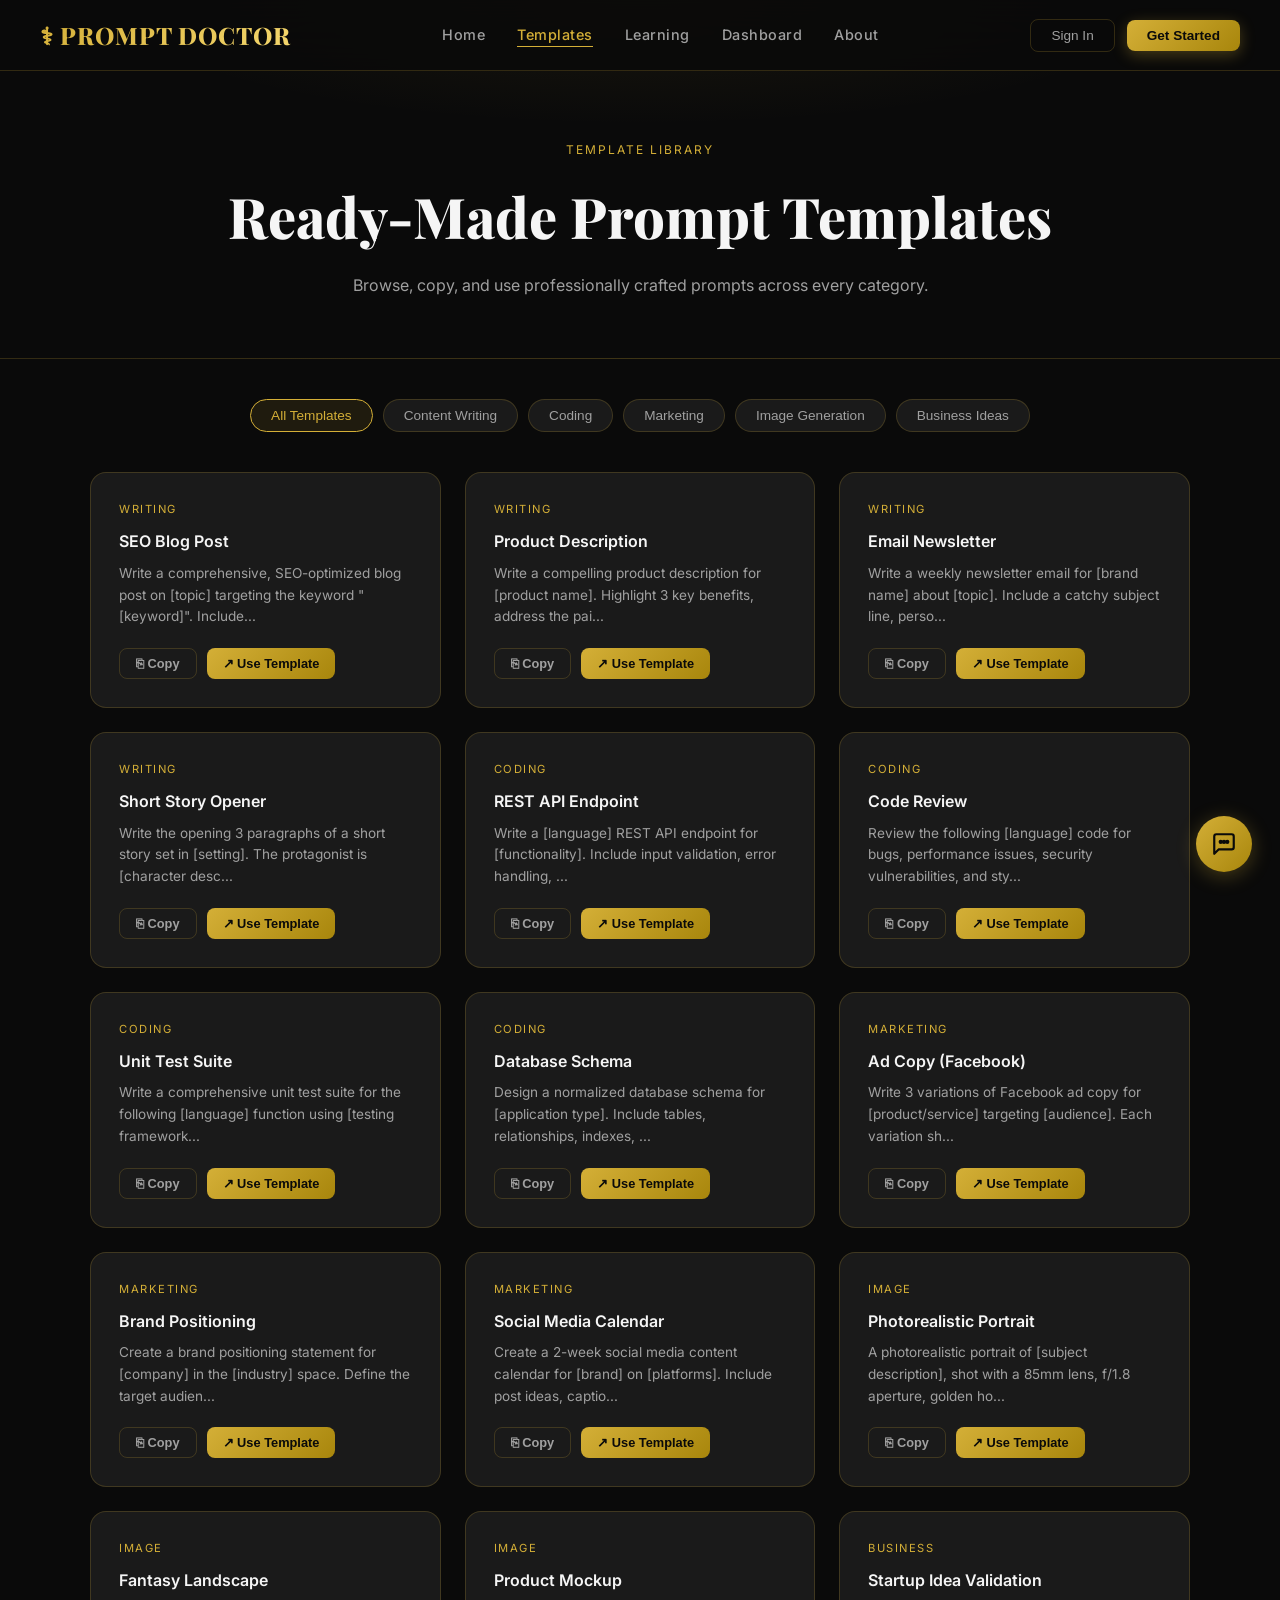
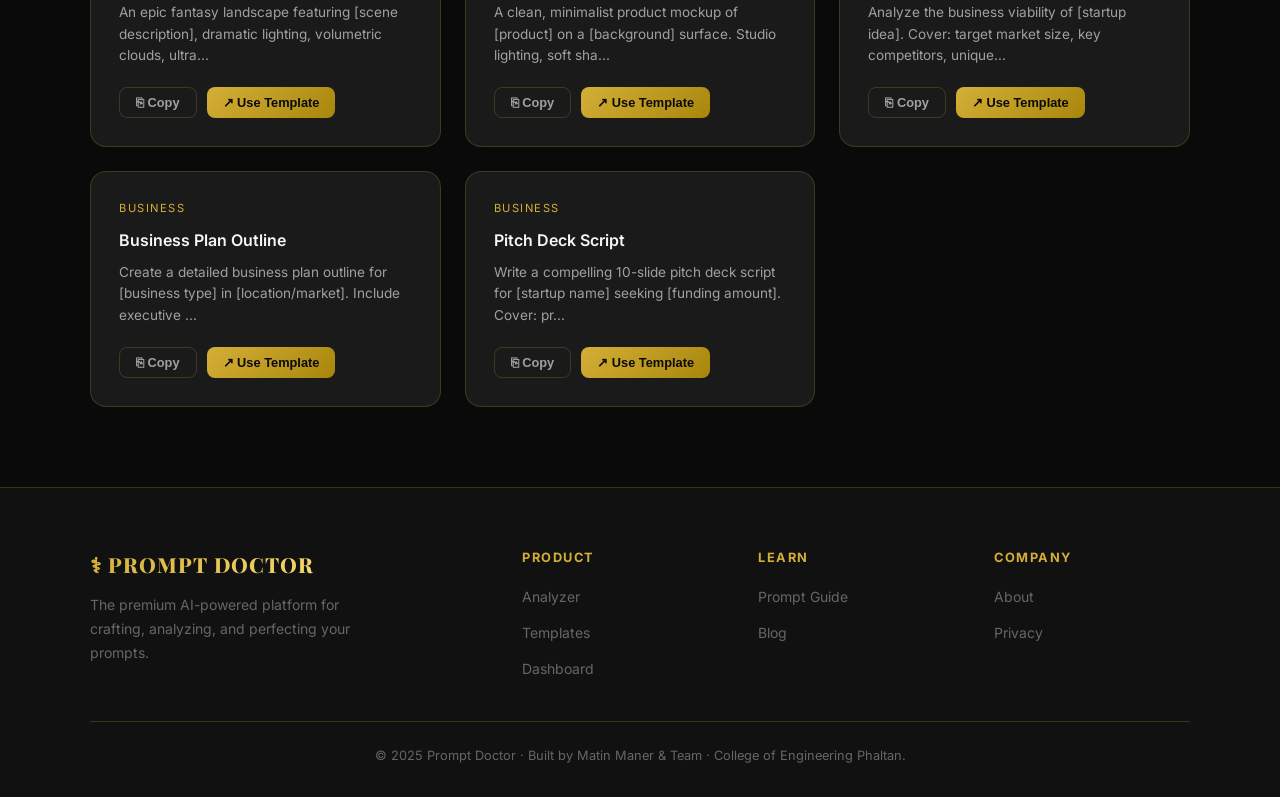
<file: templates.html>
<!DOCTYPE html>
<html lang="en">
<head>
  <meta charset="UTF-8" />
  <meta name="viewport" content="width=device-width, initial-scale=1.0" />
  <title>Prompt Templates — Prompt Doctor</title>
  <link rel="stylesheet" href="styles/main.css" />
</head>
<body class="page-transition">

<div class="loading-overlay">
  <div class="loading-logo">PROMPT DOCTOR</div>
  <div class="loading-bar"><div class="loading-bar-fill"></div></div>
</div>

<nav class="navbar">
  <a href="index.html" class="nav-logo">⚕ PROMPT DOCTOR</a>
  <ul class="nav-links">
    <li><a href="index.html">Home</a></li>
    <li><a href="templates.html" class="active">Templates</a></li>
    <li><a href="learning.html">Learning</a></li>
    <li><a href="dashboard.html">Dashboard</a></li>
    <li><a href="about.html">About</a></li>
  </ul>
  <div class="nav-actions">
    <button class="btn-ghost">Sign In</button>
    <button class="btn-gold">Get Started</button>
    <div class="hamburger"><span></span><span></span><span></span></div>
  </div>
</nav>

<div class="page-header">
  <div class="section-tag">Template Library</div>
  <h1 class="section-title">Ready-Made Prompt Templates</h1>
  <p>Browse, copy, and use professionally crafted prompts across every category.</p>
</div>

<section class="section" style="padding-top:40px">
  <div class="filter-tabs" id="filterTabs">
    <button class="filter-tab active" data-cat="all">All Templates</button>
    <button class="filter-tab" data-cat="writing">Content Writing</button>
    <button class="filter-tab" data-cat="coding">Coding</button>
    <button class="filter-tab" data-cat="marketing">Marketing</button>
    <button class="filter-tab" data-cat="image">Image Generation</button>
    <button class="filter-tab" data-cat="business">Business Ideas</button>
  </div>

  <div class="templates-grid" id="templatesGrid"></div>
</section>

<footer>
  <div class="footer-grid">
    <div class="footer-brand">
      <a href="index.html" class="nav-logo" style="font-size:1.3rem">⚕ PROMPT DOCTOR</a>
      <p>The premium AI-powered platform for crafting, analyzing, and perfecting your prompts.</p>
    </div>
    <div class="footer-col"><h4>Product</h4><ul><li><a href="index.html">Analyzer</a></li><li><a href="templates.html">Templates</a></li><li><a href="dashboard.html">Dashboard</a></li></ul></div>
    <div class="footer-col"><h4>Learn</h4><ul><li><a href="learning.html">Prompt Guide</a></li><li><a href="#">Blog</a></li></ul></div>
    <div class="footer-col"><h4>Company</h4><ul><li><a href="about.html">About</a></li><li><a href="#">Privacy</a></li></ul></div>
  </div>
  <div class="footer-bottom">© 2025 Prompt Doctor · Built by Matin Maner & Team · College of Engineering Phaltan.</div>
</footer>

<button class="chatbot-btn" id="chatbotBtn" title="Chat with Aria">
  <svg width="26" height="26" viewBox="0 0 24 24" fill="none" stroke="#0A0A0A" stroke-width="2" stroke-linecap="round" stroke-linejoin="round">
    <path d="M21 15a2 2 0 0 1-2 2H7l-4 4V5a2 2 0 0 1 2-2h14a2 2 0 0 1 2 2z"/>
    <circle cx="9" cy="10" r="1" fill="#0A0A0A"/><circle cx="12" cy="10" r="1" fill="#0A0A0A"/><circle cx="15" cy="10" r="1" fill="#0A0A0A"/>
  </svg>
</button>
<div class="chatbot-window" id="chatbotWindow">
  <div class="chatbot-header">
    <div class="chatbot-header-info">
      <div class="chatbot-avatar">
        <svg width="18" height="18" viewBox="0 0 24 24" fill="none" stroke="#0A0A0A" stroke-width="2.2" stroke-linecap="round" stroke-linejoin="round">
          <rect x="3" y="11" width="18" height="10" rx="2"/><circle cx="12" cy="5" r="3"/>
          <line x1="12" y1="8" x2="12" y2="11"/><line x1="8" y1="16" x2="8" y2="16" stroke-width="3"/><line x1="12" y1="16" x2="12" y2="16" stroke-width="3"/><line x1="16" y1="16" x2="16" y2="16" stroke-width="3"/>
        </svg>
      </div>
      <div><div class="chatbot-name">Aria</div><div class="chatbot-status">● Online</div></div>
    </div>
    <button class="chatbot-close" id="chatbotClose">✕</button>
  </div>
  <div class="chatbot-messages" id="chatMessages">
    <div class="chat-msg bot"><div class="chat-bubble">Need help finding the right template? Just ask me!</div></div>
  </div>
  <div class="chatbot-input-area">
    <input class="chatbot-input" id="chatbotInput" placeholder="Ask Aria anything..." />
    <button class="chatbot-send" id="chatbotSend">
      <svg width="16" height="16" viewBox="0 0 24 24" fill="none" stroke="#0A0A0A" stroke-width="2.5" stroke-linecap="round" stroke-linejoin="round">
        <line x1="22" y1="2" x2="11" y2="13"/><polygon points="22 2 15 22 11 13 2 9 22 2"/>
      </svg>
    </button>
  </div>
</div>

<div class="toast"></div>

<script src="scripts/main.js"></script>
<script src="scripts/auth.js"></script>
<script src="scripts/chatbot.js"></script>
<script>
const templates = [
  { cat: 'writing', title: 'SEO Blog Post', desc: 'Write a comprehensive, SEO-optimized blog post on [topic] targeting the keyword "[keyword]". Include an engaging intro, 5 subheadings, practical tips, and a strong CTA. Tone: professional yet conversational. Length: 1200 words.' },
  { cat: 'writing', title: 'Product Description', desc: 'Write a compelling product description for [product name]. Highlight 3 key benefits, address the pain point it solves, and end with a persuasive call-to-action. Keep it under 150 words.' },
  { cat: 'writing', title: 'Email Newsletter', desc: 'Write a weekly newsletter email for [brand name] about [topic]. Include a catchy subject line, personal opening, 3 key insights, and a clear CTA. Tone: friendly and informative.' },
  { cat: 'writing', title: 'Short Story Opener', desc: 'Write the opening 3 paragraphs of a short story set in [setting]. The protagonist is [character description]. The tone should be [tone]. Hook the reader immediately with vivid sensory details.' },
  { cat: 'coding', title: 'REST API Endpoint', desc: 'Write a [language] REST API endpoint for [functionality]. Include input validation, error handling, and return appropriate HTTP status codes. Follow RESTful conventions and add inline comments.' },
  { cat: 'coding', title: 'Code Review', desc: 'Review the following [language] code for bugs, performance issues, security vulnerabilities, and style improvements. Provide specific line-by-line feedback and suggest refactored versions where needed.' },
  { cat: 'coding', title: 'Unit Test Suite', desc: 'Write a comprehensive unit test suite for the following [language] function using [testing framework]. Cover happy paths, edge cases, and error scenarios. Aim for 90%+ coverage.' },
  { cat: 'coding', title: 'Database Schema', desc: 'Design a normalized database schema for [application type]. Include tables, relationships, indexes, and constraints. Provide the SQL DDL statements and explain the design decisions.' },
  { cat: 'marketing', title: 'Ad Copy (Facebook)', desc: 'Write 3 variations of Facebook ad copy for [product/service] targeting [audience]. Each variation should have a hook, value proposition, social proof element, and CTA. Keep each under 125 characters.' },
  { cat: 'marketing', title: 'Brand Positioning', desc: 'Create a brand positioning statement for [company] in the [industry] space. Define the target audience, key differentiator, and emotional benefit. Follow the format: "For [audience] who [need], [brand] is the [category] that [benefit] because [reason]."' },
  { cat: 'marketing', title: 'Social Media Calendar', desc: 'Create a 2-week social media content calendar for [brand] on [platforms]. Include post ideas, captions, hashtags, and optimal posting times. Mix educational, entertaining, and promotional content in a 70/20/10 ratio.' },
  { cat: 'image', title: 'Photorealistic Portrait', desc: 'A photorealistic portrait of [subject description], shot with a 85mm lens, f/1.8 aperture, golden hour lighting, shallow depth of field, professional studio quality, 8K resolution, hyperdetailed.' },
  { cat: 'image', title: 'Fantasy Landscape', desc: 'An epic fantasy landscape featuring [scene description], dramatic lighting, volumetric clouds, ultra-detailed, concept art style, inspired by [artist/style], cinematic composition, 4K, trending on ArtStation.' },
  { cat: 'image', title: 'Product Mockup', desc: 'A clean, minimalist product mockup of [product] on a [background] surface. Studio lighting, soft shadows, high-end commercial photography style, white background, 4K resolution.' },
  { cat: 'business', title: 'Startup Idea Validation', desc: 'Analyze the business viability of [startup idea]. Cover: target market size, key competitors, unique value proposition, potential revenue streams, main risks, and a 3-step validation plan. Be brutally honest.' },
  { cat: 'business', title: 'Business Plan Outline', desc: 'Create a detailed business plan outline for [business type] in [location/market]. Include executive summary, market analysis, competitive landscape, marketing strategy, operations plan, and 3-year financial projections.' },
  { cat: 'business', title: 'Pitch Deck Script', desc: 'Write a compelling 10-slide pitch deck script for [startup name] seeking [funding amount]. Cover: problem, solution, market size, business model, traction, team, and ask. Make it investor-ready and concise.' },
];

function renderTemplates(cat) {
  const grid = document.getElementById('templatesGrid');
  const filtered = cat === 'all' ? templates : templates.filter(t => t.cat === cat);
  grid.innerHTML = filtered.map(t => `
    <div class="template-card" data-cat="${t.cat}">
      <div class="template-category">${t.cat.charAt(0).toUpperCase() + t.cat.slice(1)}</div>
      <h3>${t.title}</h3>
      <p>${t.desc.substring(0, 100)}...</p>
      <div class="template-actions">
        <button class="btn-sm btn-outline" onclick="copyText(\`${t.desc.replace(/`/g,'\\`')}\`)">⎘ Copy</button>
        <button class="btn-sm btn-primary" onclick="useTemplate(\`${t.desc.replace(/`/g,'\\`')}\`)">↗ Use Template</button>
      </div>
    </div>
  `).join('');

  // Re-observe new cards
  document.querySelectorAll('.template-card').forEach(el => {
    el.style.opacity = '0'; el.style.transform = 'translateY(20px)';
    el.style.transition = 'opacity 0.4s ease, transform 0.4s ease';
    setTimeout(() => { el.style.opacity = '1'; el.style.transform = 'translateY(0)'; }, 50);
  });
}

function useTemplate(text) {
  localStorage.setItem('pd_reuse', text);
  window.location.href = 'index.html';
}

document.getElementById('filterTabs').addEventListener('click', e => {
  if (!e.target.classList.contains('filter-tab')) return;
  document.querySelectorAll('.filter-tab').forEach(t => t.classList.remove('active'));
  e.target.classList.add('active');
  renderTemplates(e.target.dataset.cat);
});

renderTemplates('all');
</script>
</body>
</html>
</file>
<file: styles/main.css>
/* ===== PROMPT DOCTOR - MAIN STYLES ===== */
@import url('https://fonts.googleapis.com/css2?family=Inter:wght@300;400;500;600;700;800;900&family=Playfair+Display:wght@700;800&display=swap');

:root {
  --gold: #D4AF37;
  --gold-light: #F5D76E;
  --gold-dark: #A8860C;
  --gold-glow: rgba(212, 175, 55, 0.3);
  --black: #0A0A0A;
  --black-2: #111111;
  --black-3: #1A1A1A;
  --black-4: #222222;
  --glass: rgba(255, 255, 255, 0.04);
  --glass-border: rgba(212, 175, 55, 0.2);
  --text-primary: #F5F5F5;
  --text-secondary: #A0A0A0;
  --text-muted: #666666;
  --radius: 16px;
  --radius-sm: 8px;
  --shadow-gold: 0 0 30px rgba(212, 175, 55, 0.15);
  --transition: all 0.3s cubic-bezier(0.4, 0, 0.2, 1);
}

* { margin: 0; padding: 0; box-sizing: border-box; }

html { scroll-behavior: smooth; }

body {
  font-family: 'Inter', sans-serif;
  background: var(--black);
  color: var(--text-primary);
  overflow-x: hidden;
  line-height: 1.6;
}

/* ===== SCROLLBAR ===== */
::-webkit-scrollbar { width: 6px; }
::-webkit-scrollbar-track { background: var(--black-2); }
::-webkit-scrollbar-thumb { background: var(--gold-dark); border-radius: 3px; }

/* ===== NAVBAR ===== */
.navbar {
  position: fixed; top: 0; left: 0; right: 0; z-index: 1000;
  padding: 16px 40px;
  display: flex; align-items: center; justify-content: space-between;
  background: rgba(10, 10, 10, 0.85);
  backdrop-filter: blur(20px);
  border-bottom: 1px solid var(--glass-border);
  transition: var(--transition);
}

.nav-logo {
  font-family: 'Playfair Display', serif;
  font-size: 1.5rem; font-weight: 800;
  background: linear-gradient(135deg, var(--gold), var(--gold-light));
  -webkit-background-clip: text; -webkit-text-fill-color: transparent;
  text-decoration: none; letter-spacing: 1px;
}

.nav-links { display: flex; gap: 32px; list-style: none; }

.nav-links a {
  color: var(--text-secondary); text-decoration: none;
  font-size: 0.9rem; font-weight: 500; letter-spacing: 0.5px;
  transition: var(--transition); position: relative;
}

.nav-links a::after {
  content: ''; position: absolute; bottom: -4px; left: 0;
  width: 0; height: 1px; background: var(--gold);
  transition: var(--transition);
}

.nav-links a:hover, .nav-links a.active { color: var(--gold); }
.nav-links a:hover::after, .nav-links a.active::after { width: 100%; }

.nav-actions { display: flex; gap: 12px; align-items: center; }

.btn-ghost {
  background: transparent; border: 1px solid var(--glass-border);
  color: var(--text-secondary); padding: 8px 20px;
  border-radius: var(--radius-sm); cursor: pointer;
  font-size: 0.85rem; font-weight: 500; transition: var(--transition);
}
.btn-ghost:hover { border-color: var(--gold); color: var(--gold); }

.btn-gold {
  background: linear-gradient(135deg, var(--gold), var(--gold-dark));
  border: none; color: var(--black); padding: 8px 20px;
  border-radius: var(--radius-sm); cursor: pointer;
  font-size: 0.85rem; font-weight: 700; transition: var(--transition);
  box-shadow: 0 4px 15px var(--gold-glow);
}
.btn-gold:hover { transform: translateY(-2px); box-shadow: 0 8px 25px var(--gold-glow); }

.hamburger { display: none; flex-direction: column; gap: 5px; cursor: pointer; }
.hamburger span { width: 24px; height: 2px; background: var(--gold); border-radius: 2px; transition: var(--transition); }

/* ===== GLASS CARD ===== */
.glass-card {
  background: var(--glass);
  border: 1px solid var(--glass-border);
  border-radius: var(--radius);
  backdrop-filter: blur(20px);
  transition: var(--transition);
}
.glass-card:hover { border-color: rgba(212, 175, 55, 0.4); box-shadow: var(--shadow-gold); }

/* ===== HERO SECTION ===== */
.hero {
  min-height: 100vh; display: flex; align-items: center; justify-content: center;
  padding: 120px 40px 80px;
  position: relative; overflow: hidden; text-align: center;
}

.hero-bg {
  position: absolute; inset: 0; z-index: 0;
  background: radial-gradient(ellipse 80% 60% at 50% 0%, rgba(212,175,55,0.08) 0%, transparent 70%),
              radial-gradient(ellipse 40% 40% at 80% 80%, rgba(212,175,55,0.05) 0%, transparent 60%);
}

.hero-grid {
  position: absolute; inset: 0; z-index: 0;
  background-image: linear-gradient(rgba(212,175,55,0.04) 1px, transparent 1px),
                    linear-gradient(90deg, rgba(212,175,55,0.04) 1px, transparent 1px);
  background-size: 60px 60px;
  mask-image: radial-gradient(ellipse 80% 80% at 50% 50%, black 0%, transparent 100%);
}

.hero-content { position: relative; z-index: 1; max-width: 800px; margin: 0 auto; }

.hero-badge {
  display: inline-flex; align-items: center; gap: 8px;
  background: rgba(212,175,55,0.1); border: 1px solid var(--glass-border);
  padding: 6px 16px; border-radius: 50px; margin-bottom: 24px;
  font-size: 0.8rem; color: var(--gold); letter-spacing: 1px; text-transform: uppercase;
}

.hero-badge span { width: 6px; height: 6px; background: var(--gold); border-radius: 50%; animation: pulse 2s infinite; }

@keyframes pulse { 0%,100% { opacity: 1; transform: scale(1); } 50% { opacity: 0.5; transform: scale(1.3); } }

.hero h1 {
  font-family: 'Playfair Display', serif;
  font-size: clamp(3rem, 8vw, 6rem);
  font-weight: 800; line-height: 1.05; margin-bottom: 16px;
  background: linear-gradient(135deg, #fff 0%, var(--gold-light) 50%, var(--gold) 100%);
  -webkit-background-clip: text; -webkit-text-fill-color: transparent;
  text-shadow: none;
}

.hero-tagline {
  font-size: clamp(1rem, 2.5vw, 1.3rem);
  color: var(--text-secondary); margin-bottom: 48px; font-weight: 300; letter-spacing: 0.5px;
}

/* ===== ANALYZER BOX ===== */
.analyzer-box {
  background: var(--black-3);
  border: 1px solid var(--glass-border);
  border-radius: 20px; padding: 32px;
  box-shadow: 0 20px 60px rgba(0,0,0,0.5), var(--shadow-gold);
  max-width: 700px; margin: 0 auto 48px;
  position: relative;
}

.analyzer-box::before {
  content: ''; position: absolute; inset: -1px; border-radius: 21px;
  background: linear-gradient(135deg, var(--gold-dark), transparent, var(--gold-dark));
  z-index: -1; opacity: 0.3;
}

.analyzer-label {
  font-size: 0.75rem; text-transform: uppercase; letter-spacing: 2px;
  color: var(--gold); margin-bottom: 12px; text-align: left;
}

.analyzer-textarea {
  width: 100%; min-height: 120px; background: var(--black-2);
  border: 1px solid rgba(212,175,55,0.15); border-radius: var(--radius-sm);
  color: var(--text-primary); font-family: 'Inter', sans-serif;
  font-size: 0.95rem; padding: 16px; resize: vertical;
  transition: var(--transition); outline: none; line-height: 1.6;
}
.analyzer-textarea:focus { border-color: var(--gold); box-shadow: 0 0 0 3px var(--gold-glow); }
.analyzer-textarea::placeholder { color: var(--text-muted); }

.analyzer-footer { display: flex; justify-content: space-between; align-items: center; margin-top: 16px; }
.char-count { font-size: 0.8rem; color: var(--text-muted); }

.btn-analyze {
  background: linear-gradient(135deg, var(--gold), var(--gold-dark));
  border: none; color: var(--black); padding: 12px 32px;
  border-radius: var(--radius-sm); cursor: pointer;
  font-size: 0.95rem; font-weight: 700; transition: var(--transition);
  box-shadow: 0 4px 20px var(--gold-glow); display: flex; align-items: center; gap: 8px;
}
.btn-analyze:hover { transform: translateY(-2px); box-shadow: 0 8px 30px rgba(212,175,55,0.4); }
.btn-analyze:active { transform: translateY(0); }
.btn-analyze .spinner { display: none; width: 16px; height: 16px; border: 2px solid rgba(0,0,0,0.3); border-top-color: var(--black); border-radius: 50%; animation: spin 0.8s linear infinite; }
.btn-analyze.loading .spinner { display: block; }
.btn-analyze.loading .btn-text { display: none; }

@keyframes spin { to { transform: rotate(360deg); } }

/* ===== RESULTS PANEL ===== */
.results-panel {
  display: none; max-width: 700px; margin: 0 auto 48px;
  animation: fadeInUp 0.5s ease;
}
.results-panel.visible { display: block; }

@keyframes fadeInUp { from { opacity: 0; transform: translateY(20px); } to { opacity: 1; transform: translateY(0); } }

.results-header {
  display: flex; align-items: center; justify-content: space-between;
  margin-bottom: 20px;
}
.results-title { font-size: 1rem; font-weight: 600; color: var(--gold); }

.score-ring-wrap { display: flex; align-items: center; gap: 24px; margin-bottom: 24px; }

.score-ring {
  width: 90px; height: 90px; flex-shrink: 0;
  position: relative; display: flex; align-items: center; justify-content: center;
}
.score-ring svg { position: absolute; inset: 0; transform: rotate(-90deg); }
.score-ring .score-num { font-size: 1.5rem; font-weight: 800; color: var(--gold); z-index: 1; }
.score-ring .score-label { font-size: 0.6rem; color: var(--text-muted); text-align: center; }

.score-details { flex: 1; display: grid; grid-template-columns: 1fr 1fr; gap: 12px; }

.score-item label { font-size: 0.75rem; color: var(--text-muted); display: block; margin-bottom: 4px; }
.score-bar { height: 6px; background: var(--black-4); border-radius: 3px; overflow: hidden; }
.score-bar-fill { height: 100%; border-radius: 3px; background: linear-gradient(90deg, var(--gold-dark), var(--gold)); transition: width 1s ease; }

.result-section { margin-bottom: 20px; }
.result-section-title { font-size: 0.75rem; text-transform: uppercase; letter-spacing: 1.5px; color: var(--gold); margin-bottom: 10px; }

.issues-list { list-style: none; display: flex; flex-direction: column; gap: 8px; }
.issue-item {
  display: flex; align-items: flex-start; gap: 10px;
  background: rgba(255,80,80,0.06); border: 1px solid rgba(255,80,80,0.15);
  border-radius: var(--radius-sm); padding: 10px 14px; font-size: 0.85rem;
}
.issue-icon { color: #ff6b6b; flex-shrink: 0; margin-top: 1px; }

.improved-prompt, .creative-prompt {
  background: var(--black-2); border-radius: var(--radius-sm);
  padding: 16px; font-size: 0.9rem; line-height: 1.7;
  color: var(--text-primary); position: relative;
  border: 1px solid var(--glass-border);
}
.creative-prompt { border-color: rgba(212,175,55,0.25); background: rgba(212,175,55,0.04); }

.copy-btn {
  position: absolute; top: 10px; right: 10px;
  background: var(--black-4); border: 1px solid var(--glass-border);
  color: var(--text-secondary); padding: 4px 10px; border-radius: 6px;
  font-size: 0.75rem; cursor: pointer; transition: var(--transition);
}
.copy-btn:hover { border-color: var(--gold); color: var(--gold); }

/* ===== FEATURES SECTION ===== */
.section { padding: 80px 40px; }
.section-header { text-align: center; margin-bottom: 56px; }
.section-tag { font-size: 0.75rem; text-transform: uppercase; letter-spacing: 2px; color: var(--gold); margin-bottom: 12px; }
.section-title { font-family: 'Playfair Display', serif; font-size: clamp(1.8rem, 4vw, 2.8rem); font-weight: 700; }
.section-subtitle { color: var(--text-secondary); margin-top: 12px; font-size: 1rem; max-width: 500px; margin-left: auto; margin-right: auto; }

.features-grid { display: grid; grid-template-columns: repeat(auto-fit, minmax(260px, 1fr)); gap: 24px; max-width: 1100px; margin: 0 auto; }

.feature-card {
  padding: 32px; border-radius: var(--radius);
  background: var(--black-3); border: 1px solid var(--glass-border);
  transition: var(--transition); position: relative; overflow: hidden;
}
.feature-card::before {
  content: ''; position: absolute; top: 0; left: 0; right: 0; height: 2px;
  background: linear-gradient(90deg, transparent, var(--gold), transparent);
  opacity: 0; transition: var(--transition);
}
.feature-card:hover { transform: translateY(-6px); border-color: rgba(212,175,55,0.4); box-shadow: var(--shadow-gold); }
.feature-card:hover::before { opacity: 1; }

.feature-icon {
  width: 52px; height: 52px; border-radius: 12px;
  background: rgba(212,175,55,0.08); border: 1px solid var(--glass-border);
  display: flex; align-items: center; justify-content: center;
  margin-bottom: 20px; flex-shrink: 0;
}
.feature-icon svg { display: block; }
.feature-card h3 { font-size: 1.05rem; font-weight: 600; margin-bottom: 10px; }
.feature-card p { font-size: 0.875rem; color: var(--text-secondary); line-height: 1.6; }

/* ===== TESTIMONIALS ===== */
.testimonials-grid { display: grid; grid-template-columns: repeat(auto-fit, minmax(280px, 1fr)); gap: 24px; max-width: 1100px; margin: 0 auto; }

.testimonial-card {
  padding: 28px; border-radius: var(--radius);
  background: var(--black-3); border: 1px solid var(--glass-border);
  transition: var(--transition);
}
.testimonial-card:hover { border-color: rgba(212,175,55,0.3); transform: translateY(-4px); }

.stars { color: var(--gold); font-size: 0.85rem; margin-bottom: 14px; letter-spacing: 2px; }
.testimonial-text { font-size: 0.9rem; color: var(--text-secondary); line-height: 1.7; margin-bottom: 20px; font-style: italic; }
.testimonial-author { display: flex; align-items: center; gap: 12px; }
.author-avatar {
  width: 40px; height: 40px; border-radius: 50%;
  background: linear-gradient(135deg, var(--gold-dark), var(--gold));
  display: flex; align-items: center; justify-content: center;
  font-weight: 700; font-size: 0.85rem; color: var(--black);
}
.author-name { font-size: 0.875rem; font-weight: 600; }
.author-role { font-size: 0.75rem; color: var(--text-muted); }

/* ===== FOOTER ===== */
footer {
  background: var(--black-2); border-top: 1px solid var(--glass-border);
  padding: 60px 40px 30px;
}
.footer-grid { display: grid; grid-template-columns: 2fr 1fr 1fr 1fr; gap: 40px; max-width: 1100px; margin: 0 auto 40px; }
.footer-brand p { color: var(--text-muted); font-size: 0.875rem; margin-top: 12px; line-height: 1.7; max-width: 260px; }
.footer-col h4 { font-size: 0.8rem; text-transform: uppercase; letter-spacing: 1.5px; color: var(--gold); margin-bottom: 16px; }
.footer-col ul { list-style: none; display: flex; flex-direction: column; gap: 10px; }
.footer-col ul a { color: var(--text-muted); text-decoration: none; font-size: 0.875rem; transition: var(--transition); }
.footer-col ul a:hover { color: var(--gold); }
.social-links { display: flex; gap: 12px; margin-top: 20px; }
.social-link {
  width: 36px; height: 36px; border-radius: 8px;
  background: var(--black-3); border: 1px solid var(--glass-border);
  display: flex; align-items: center; justify-content: center;
  color: var(--text-muted); text-decoration: none; font-size: 0.9rem;
  transition: var(--transition);
}
.social-link:hover { border-color: var(--gold); color: var(--gold); transform: translateY(-2px); }
.footer-bottom { border-top: 1px solid var(--glass-border); padding-top: 24px; text-align: center; color: var(--text-muted); font-size: 0.8rem; max-width: 1100px; margin: 0 auto; }

/* ===== CHATBOT ===== */
.chatbot-btn {
  position: fixed; bottom: 28px; right: 28px; z-index: 999;
  width: 56px; height: 56px; border-radius: 50%;
  background: linear-gradient(135deg, var(--gold), var(--gold-dark));
  border: none; cursor: pointer; box-shadow: 0 4px 20px var(--gold-glow);
  display: flex; align-items: center; justify-content: center;
  font-size: 1.4rem; transition: var(--transition);
  animation: float 3s ease-in-out infinite;
}
.chatbot-btn:hover { transform: scale(1.1); box-shadow: 0 8px 30px rgba(212,175,55,0.5); }

@keyframes float { 0%,100% { transform: translateY(0); } 50% { transform: translateY(-6px); } }

.chatbot-window {
  position: fixed; bottom: 96px; right: 28px; z-index: 998;
  width: 360px; height: 480px; border-radius: 20px;
  background: var(--black-3); border: 1px solid var(--glass-border);
  box-shadow: 0 20px 60px rgba(0,0,0,0.6), var(--shadow-gold);
  display: none; flex-direction: column; overflow: hidden;
  animation: fadeInUp 0.3s ease;
}
.chatbot-window.open { display: flex; }

.chatbot-header {
  padding: 16px 20px; background: linear-gradient(135deg, rgba(212,175,55,0.15), rgba(212,175,55,0.05));
  border-bottom: 1px solid var(--glass-border);
  display: flex; align-items: center; justify-content: space-between;
}
.chatbot-header-info { display: flex; align-items: center; gap: 10px; }
.chatbot-avatar { width: 36px; height: 36px; border-radius: 50%; background: linear-gradient(135deg, var(--gold), var(--gold-dark)); display: flex; align-items: center; justify-content: center; }
.chatbot-avatar svg { display: block; }
.chatbot-name { font-size: 0.9rem; font-weight: 600; }
.chatbot-status { font-size: 0.7rem; color: #4ade80; }
.chatbot-close { background: none; border: none; color: var(--text-muted); cursor: pointer; font-size: 1.1rem; transition: var(--transition); }
.chatbot-close:hover { color: var(--gold); }

.chatbot-messages { flex: 1; overflow-y: auto; padding: 16px; display: flex; flex-direction: column; gap: 12px; }
.chat-msg { max-width: 80%; font-size: 0.85rem; line-height: 1.5; }
.chat-msg.bot { align-self: flex-start; }
.chat-msg.user { align-self: flex-end; }
.chat-bubble {
  padding: 10px 14px; border-radius: 14px;
}
.chat-msg.bot .chat-bubble { background: var(--black-4); border: 1px solid var(--glass-border); border-bottom-left-radius: 4px; }
.chat-msg.user .chat-bubble { background: linear-gradient(135deg, var(--gold), var(--gold-dark)); color: var(--black); font-weight: 500; border-bottom-right-radius: 4px; }

.chatbot-input-area { padding: 12px 16px; border-top: 1px solid var(--glass-border); display: flex; gap: 8px; }
.chatbot-input {
  flex: 1; background: var(--black-2); border: 1px solid var(--glass-border);
  border-radius: 10px; padding: 10px 14px; color: var(--text-primary);
  font-size: 0.85rem; outline: none; transition: var(--transition);
}
.chatbot-input:focus { border-color: var(--gold); }
.chatbot-send {
  width: 38px; height: 38px; border-radius: 10px;
  background: linear-gradient(135deg, var(--gold), var(--gold-dark));
  border: none; cursor: pointer; display: flex; align-items: center; justify-content: center;
  color: var(--black); font-size: 0.9rem; transition: var(--transition);
}
.chatbot-send:hover { transform: scale(1.05); }

/* ===== PAGE HEADER ===== */
.page-header {
  padding: 140px 40px 60px; text-align: center;
  background: radial-gradient(ellipse 60% 50% at 50% 0%, rgba(212,175,55,0.07) 0%, transparent 70%);
  border-bottom: 1px solid var(--glass-border);
}
.page-header h1 { font-family: 'Playfair Display', serif; font-size: clamp(2rem, 5vw, 3.5rem); font-weight: 800; }
.page-header p { color: var(--text-secondary); margin-top: 12px; font-size: 1rem; }

/* ===== TEMPLATES PAGE ===== */
.filter-tabs { display: flex; gap: 10px; flex-wrap: wrap; justify-content: center; margin-bottom: 40px; }
.filter-tab {
  padding: 8px 20px; border-radius: 50px;
  background: var(--black-3); border: 1px solid var(--glass-border);
  color: var(--text-secondary); cursor: pointer; font-size: 0.85rem;
  transition: var(--transition);
}
.filter-tab.active, .filter-tab:hover { background: rgba(212,175,55,0.1); border-color: var(--gold); color: var(--gold); }

.templates-grid { display: grid; grid-template-columns: repeat(auto-fill, minmax(300px, 1fr)); gap: 24px; max-width: 1100px; margin: 0 auto; }

.template-card {
  padding: 28px; border-radius: var(--radius);
  background: var(--black-3); border: 1px solid var(--glass-border);
  transition: var(--transition); position: relative;
}
.template-card:hover { border-color: rgba(212,175,55,0.4); transform: translateY(-4px); box-shadow: var(--shadow-gold); }
.template-category { font-size: 0.7rem; text-transform: uppercase; letter-spacing: 1.5px; color: var(--gold); margin-bottom: 10px; }
.template-card h3 { font-size: 1rem; font-weight: 600; margin-bottom: 8px; }
.template-card p { font-size: 0.85rem; color: var(--text-secondary); line-height: 1.6; margin-bottom: 20px; }
.template-actions { display: flex; gap: 10px; }
.btn-sm {
  padding: 7px 16px; border-radius: var(--radius-sm); font-size: 0.8rem;
  font-weight: 600; cursor: pointer; transition: var(--transition);
}
.btn-outline { background: transparent; border: 1px solid var(--glass-border); color: var(--text-secondary); }
.btn-outline:hover { border-color: var(--gold); color: var(--gold); }
.btn-primary { background: linear-gradient(135deg, var(--gold), var(--gold-dark)); border: none; color: var(--black); }
.btn-primary:hover { transform: translateY(-1px); box-shadow: 0 4px 15px var(--gold-glow); }

/* ===== LEARNING PAGE ===== */
.learning-grid { display: grid; grid-template-columns: repeat(auto-fit, minmax(300px, 1fr)); gap: 24px; max-width: 1100px; margin: 0 auto; }

.tip-card {
  padding: 28px; border-radius: var(--radius);
  background: var(--black-3); border: 1px solid var(--glass-border);
  transition: var(--transition);
}
.tip-card:hover { border-color: rgba(212,175,55,0.4); transform: translateY(-4px); }
.tip-level { font-size: 0.7rem; text-transform: uppercase; letter-spacing: 1.5px; margin-bottom: 10px; }
.tip-level.beginner { color: #4ade80; }
.tip-level.advanced { color: var(--gold); }
.tip-card h3 { font-size: 1rem; font-weight: 600; margin-bottom: 10px; }
.tip-card p { font-size: 0.875rem; color: var(--text-secondary); line-height: 1.6; }

.compare-grid { display: grid; grid-template-columns: 1fr 1fr; gap: 20px; max-width: 900px; margin: 0 auto; }
.compare-card { padding: 24px; border-radius: var(--radius); }
.compare-card.bad { background: rgba(255,80,80,0.06); border: 1px solid rgba(255,80,80,0.2); }
.compare-card.good { background: rgba(74,222,128,0.06); border: 1px solid rgba(74,222,128,0.2); }
.compare-label { font-size: 0.75rem; text-transform: uppercase; letter-spacing: 1.5px; margin-bottom: 12px; font-weight: 700; }
.compare-card.bad .compare-label { color: #ff6b6b; }
.compare-card.good .compare-label { color: #4ade80; }
.compare-card p { font-size: 0.875rem; color: var(--text-secondary); line-height: 1.6; }

.quiz-card {
  max-width: 700px; margin: 0 auto; padding: 32px;
  background: var(--black-3); border: 1px solid var(--glass-border); border-radius: var(--radius);
}
.quiz-question { font-size: 1rem; font-weight: 600; margin-bottom: 20px; }
.quiz-options { display: flex; flex-direction: column; gap: 10px; }
.quiz-option {
  padding: 12px 18px; border-radius: var(--radius-sm);
  background: var(--black-2); border: 1px solid var(--glass-border);
  cursor: pointer; font-size: 0.875rem; transition: var(--transition); text-align: left;
}
.quiz-option:hover { border-color: var(--gold); color: var(--gold); }
.quiz-option.correct { border-color: #4ade80; background: rgba(74,222,128,0.08); color: #4ade80; }
.quiz-option.wrong { border-color: #ff6b6b; background: rgba(255,80,80,0.08); color: #ff6b6b; }
.quiz-feedback { margin-top: 16px; padding: 12px 16px; border-radius: var(--radius-sm); font-size: 0.875rem; display: none; }
.quiz-feedback.show { display: block; }
.quiz-feedback.correct { background: rgba(74,222,128,0.1); border: 1px solid rgba(74,222,128,0.2); color: #4ade80; }
.quiz-feedback.wrong { background: rgba(255,80,80,0.1); border: 1px solid rgba(255,80,80,0.2); color: #ff6b6b; }

/* ===== DASHBOARD PAGE ===== */
.dashboard-layout { display: grid; grid-template-columns: 260px 1fr; gap: 32px; max-width: 1200px; margin: 0 auto; padding: 40px; }

.sidebar {
  background: var(--black-3); border: 1px solid var(--glass-border);
  border-radius: var(--radius); padding: 28px; height: fit-content;
  position: sticky; top: 100px;
}
.profile-section { text-align: center; margin-bottom: 28px; padding-bottom: 28px; border-bottom: 1px solid var(--glass-border); }
.profile-avatar {
  width: 72px; height: 72px; border-radius: 50%; margin: 0 auto 12px;
  background: linear-gradient(135deg, var(--gold), var(--gold-dark));
  display: flex; align-items: center; justify-content: center;
  font-size: 1.8rem; font-weight: 700; color: var(--black);
  border: 3px solid rgba(212,175,55,0.3);
}
.profile-name { font-size: 1rem; font-weight: 600; margin-bottom: 4px; }
.profile-role { font-size: 0.8rem; color: var(--text-muted); }
.profile-stats { display: flex; justify-content: center; gap: 20px; margin-top: 16px; }
.stat-item { text-align: center; }
.stat-num { font-size: 1.1rem; font-weight: 700; color: var(--gold); }
.stat-label { font-size: 0.7rem; color: var(--text-muted); }

.sidebar-nav { display: flex; flex-direction: column; gap: 4px; }
.sidebar-link {
  display: flex; align-items: center; gap: 10px;
  padding: 10px 14px; border-radius: var(--radius-sm);
  color: var(--text-secondary); text-decoration: none; font-size: 0.875rem;
  transition: var(--transition); cursor: pointer; border: none; background: none; width: 100%; text-align: left;
}
.sidebar-link:hover, .sidebar-link.active { background: rgba(212,175,55,0.08); color: var(--gold); }

.dashboard-main { display: flex; flex-direction: column; gap: 28px; }

.stats-row { display: grid; grid-template-columns: repeat(4, 1fr); gap: 16px; }
.stat-card {
  padding: 20px; border-radius: var(--radius);
  background: var(--black-3); border: 1px solid var(--glass-border);
}
.stat-card-label { font-size: 0.75rem; color: var(--text-muted); text-transform: uppercase; letter-spacing: 1px; margin-bottom: 8px; }
.stat-card-value { font-size: 1.8rem; font-weight: 800; color: var(--gold); }
.stat-card-sub { font-size: 0.75rem; color: var(--text-muted); margin-top: 4px; }

.chart-card { padding: 28px; border-radius: var(--radius); background: var(--black-3); border: 1px solid var(--glass-border); }
.chart-title { font-size: 0.9rem; font-weight: 600; margin-bottom: 20px; }

.history-list { display: flex; flex-direction: column; gap: 12px; }
.history-item {
  display: flex; align-items: center; gap: 16px;
  padding: 16px 20px; border-radius: var(--radius-sm);
  background: var(--black-2); border: 1px solid var(--glass-border);
  transition: var(--transition);
}
.history-item:hover { border-color: rgba(212,175,55,0.3); }
.history-score {
  width: 44px; height: 44px; border-radius: 10px; flex-shrink: 0;
  background: rgba(212,175,55,0.1); border: 1px solid var(--glass-border);
  display: flex; align-items: center; justify-content: center;
  font-size: 1rem; font-weight: 800; color: var(--gold);
}
.history-content { flex: 1; min-width: 0; }
.history-prompt { font-size: 0.875rem; white-space: nowrap; overflow: hidden; text-overflow: ellipsis; margin-bottom: 4px; }
.history-meta { font-size: 0.75rem; color: var(--text-muted); }
.history-actions { display: flex; gap: 8px; }
.icon-btn {
  width: 32px; height: 32px; border-radius: 8px;
  background: var(--black-3); border: 1px solid var(--glass-border);
  color: var(--text-muted); cursor: pointer; display: flex; align-items: center; justify-content: center;
  font-size: 0.8rem; transition: var(--transition);
}
.icon-btn:hover { border-color: var(--gold); color: var(--gold); }

/* ===== TOAST ===== */
.toast {
  position: fixed; bottom: 100px; left: 50%; transform: translateX(-50%) translateY(20px);
  background: var(--black-3); border: 1px solid var(--gold);
  color: var(--gold); padding: 10px 24px; border-radius: 50px;
  font-size: 0.85rem; font-weight: 500; z-index: 9999;
  opacity: 0; transition: all 0.3s ease; pointer-events: none;
}
.toast.show { opacity: 1; transform: translateX(-50%) translateY(0); }

/* ===== RESPONSIVE ===== */
@media (max-width: 900px) {
  .navbar { padding: 14px 20px; }
  .nav-links { display: none; }
  .nav-links.open { display: flex; flex-direction: column; position: absolute; top: 100%; left: 0; right: 0; background: var(--black-2); padding: 20px; border-bottom: 1px solid var(--glass-border); }
  .hamburger { display: flex; }
  .hero { padding: 100px 20px 60px; }
  .section { padding: 60px 20px; }
  .footer-grid { grid-template-columns: 1fr 1fr; }
  .dashboard-layout { grid-template-columns: 1fr; padding: 20px; }
  .sidebar { position: static; }
  .stats-row { grid-template-columns: 1fr 1fr; }
  .compare-grid { grid-template-columns: 1fr; }
  .chatbot-window { width: calc(100vw - 40px); right: 20px; }
}

@media (max-width: 600px) {
  .footer-grid { grid-template-columns: 1fr; }
  .stats-row { grid-template-columns: 1fr 1fr; }
  .score-details { grid-template-columns: 1fr; }
}

/* ===== PAGE TRANSITIONS ===== */
.page-transition { animation: pageIn 0.4s ease; }
@keyframes pageIn { from { opacity: 0; transform: translateY(10px); } to { opacity: 1; transform: translateY(0); } }

/* ===== DIVIDER ===== */
.divider { height: 1px; background: linear-gradient(90deg, transparent, var(--glass-border), transparent); margin: 0 40px; }

/* ===== LOADING OVERLAY ===== */
.loading-overlay {
  position: fixed; inset: 0; z-index: 9999;
  background: var(--black); display: flex; align-items: center; justify-content: center;
  flex-direction: column; gap: 16px; transition: opacity 0.5s ease;
}
.loading-overlay.hidden { opacity: 0; pointer-events: none; }
.loading-logo { font-family: 'Playfair Display', serif; font-size: 2rem; font-weight: 800; background: linear-gradient(135deg, var(--gold), var(--gold-light)); -webkit-background-clip: text; -webkit-text-fill-color: transparent; }
.loading-bar { width: 200px; height: 2px; background: var(--black-4); border-radius: 1px; overflow: hidden; }
.loading-bar-fill { height: 100%; background: linear-gradient(90deg, var(--gold-dark), var(--gold)); animation: loadBar 1.2s ease forwards; }
@keyframes loadBar { from { width: 0; } to { width: 100%; } }

/* ===== AUTH MODAL ===== */
#authModal {
  position: fixed; inset: 0; z-index: 10000;
  display: none; align-items: center; justify-content: center;
  padding: 20px;
}
#authModal.open { display: flex; }

.auth-backdrop {
  position: absolute; inset: 0;
  background: rgba(0,0,0,0.75);
  backdrop-filter: blur(6px);
  animation: fadeIn 0.2s ease;
}

@keyframes fadeIn { from { opacity: 0; } to { opacity: 1; } }

.auth-box {
  position: relative; z-index: 1;
  width: 100%; max-width: 420px;
  background: var(--black-3);
  border: 1px solid rgba(212,175,55,0.3);
  border-radius: 20px;
  padding: 40px 36px;
  box-shadow: 0 24px 80px rgba(0,0,0,0.7), 0 0 40px rgba(212,175,55,0.08);
  animation: modalIn 0.3s cubic-bezier(0.34,1.56,0.64,1);
}

@keyframes modalIn { from { opacity: 0; transform: scale(0.92) translateY(16px); } to { opacity: 1; transform: scale(1) translateY(0); } }

.auth-close {
  position: absolute; top: 16px; right: 16px;
  background: var(--black-4); border: 1px solid var(--glass-border);
  color: var(--text-muted); width: 32px; height: 32px;
  border-radius: 8px; cursor: pointer; display: flex;
  align-items: center; justify-content: center; transition: var(--transition);
}
.auth-close:hover { border-color: var(--gold); color: var(--gold); }

.auth-logo {
  font-family: 'Playfair Display', serif;
  font-size: 1.1rem; font-weight: 800; text-align: center;
  background: linear-gradient(135deg, var(--gold), var(--gold-light));
  -webkit-background-clip: text; -webkit-text-fill-color: transparent;
  margin-bottom: 28px; letter-spacing: 1px;
}

.auth-tabs {
  display: flex; background: var(--black-2);
  border: 1px solid var(--glass-border); border-radius: 10px;
  padding: 4px; margin-bottom: 28px; gap: 4px;
}
.auth-tab {
  flex: 1; padding: 9px; border: none; border-radius: 7px;
  background: transparent; color: var(--text-muted);
  font-size: 0.875rem; font-weight: 600; cursor: pointer; transition: var(--transition);
}
.auth-tab.active {
  background: linear-gradient(135deg, var(--gold), var(--gold-dark));
  color: var(--black);
}

.auth-form { display: flex; flex-direction: column; gap: 18px; }
.auth-form.hidden { display: none; }

.auth-field { display: flex; flex-direction: column; gap: 6px; }
.auth-field label { font-size: 0.78rem; font-weight: 600; color: var(--text-secondary); text-transform: uppercase; letter-spacing: 0.8px; }
.auth-field input {
  background: var(--black-2); border: 1px solid var(--glass-border);
  border-radius: var(--radius-sm); padding: 11px 14px;
  color: var(--text-primary); font-size: 0.9rem; outline: none;
  transition: var(--transition); font-family: 'Inter', sans-serif;
}
.auth-field input:focus { border-color: var(--gold); box-shadow: 0 0 0 3px var(--gold-glow); }
.auth-field input::placeholder { color: var(--text-muted); }

.auth-error {
  font-size: 0.8rem; color: #ff6b6b; min-height: 16px;
  padding: 0 2px; margin-top: -8px;
}

.auth-submit {
  background: linear-gradient(135deg, var(--gold), var(--gold-dark));
  border: none; color: var(--black); padding: 13px;
  border-radius: var(--radius-sm); cursor: pointer;
  font-size: 0.95rem; font-weight: 700; transition: var(--transition);
  box-shadow: 0 4px 16px var(--gold-glow); margin-top: 4px;
}
.auth-submit:hover { transform: translateY(-2px); box-shadow: 0 8px 24px rgba(212,175,55,0.4); }
.auth-submit:active { transform: translateY(0); }

.auth-switch { font-size: 0.82rem; color: var(--text-muted); text-align: center; }
.auth-switch span { color: var(--gold); cursor: pointer; font-weight: 600; }
.auth-switch span:hover { text-decoration: underline; }
</file>
